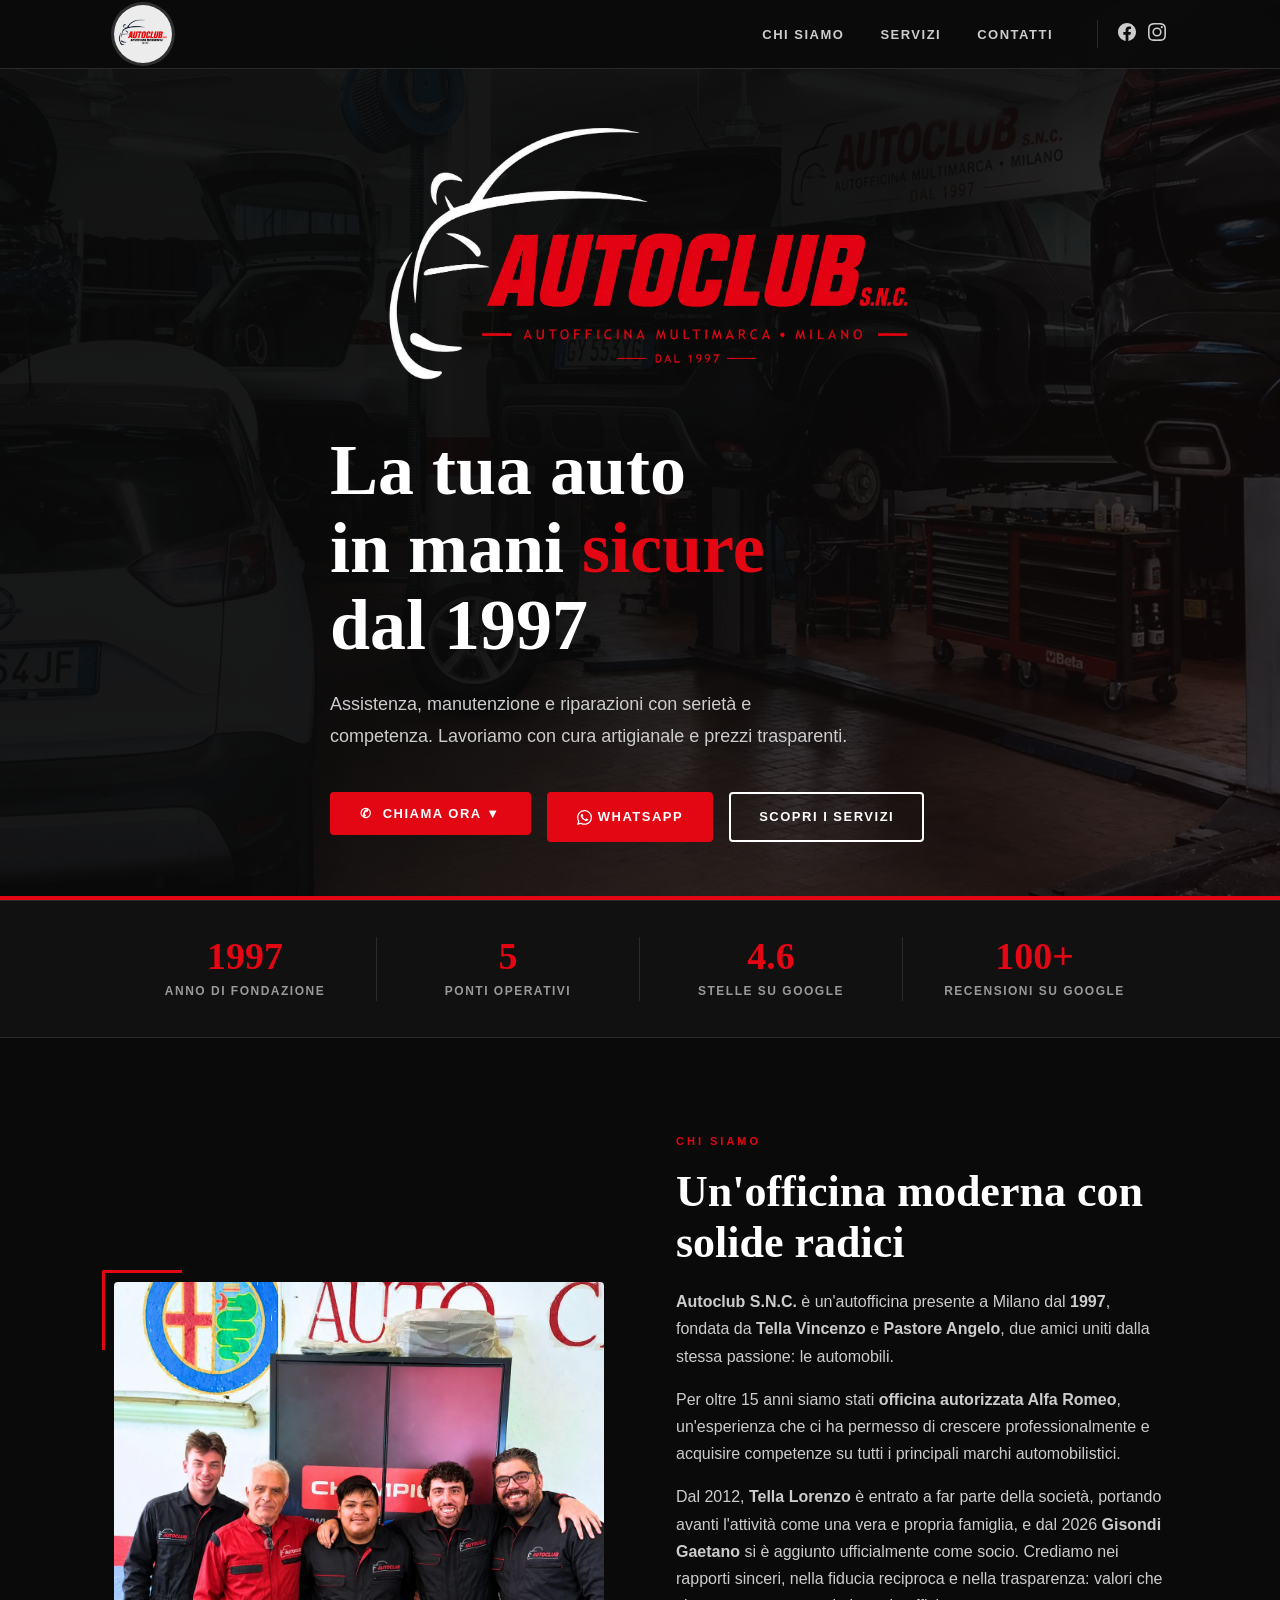
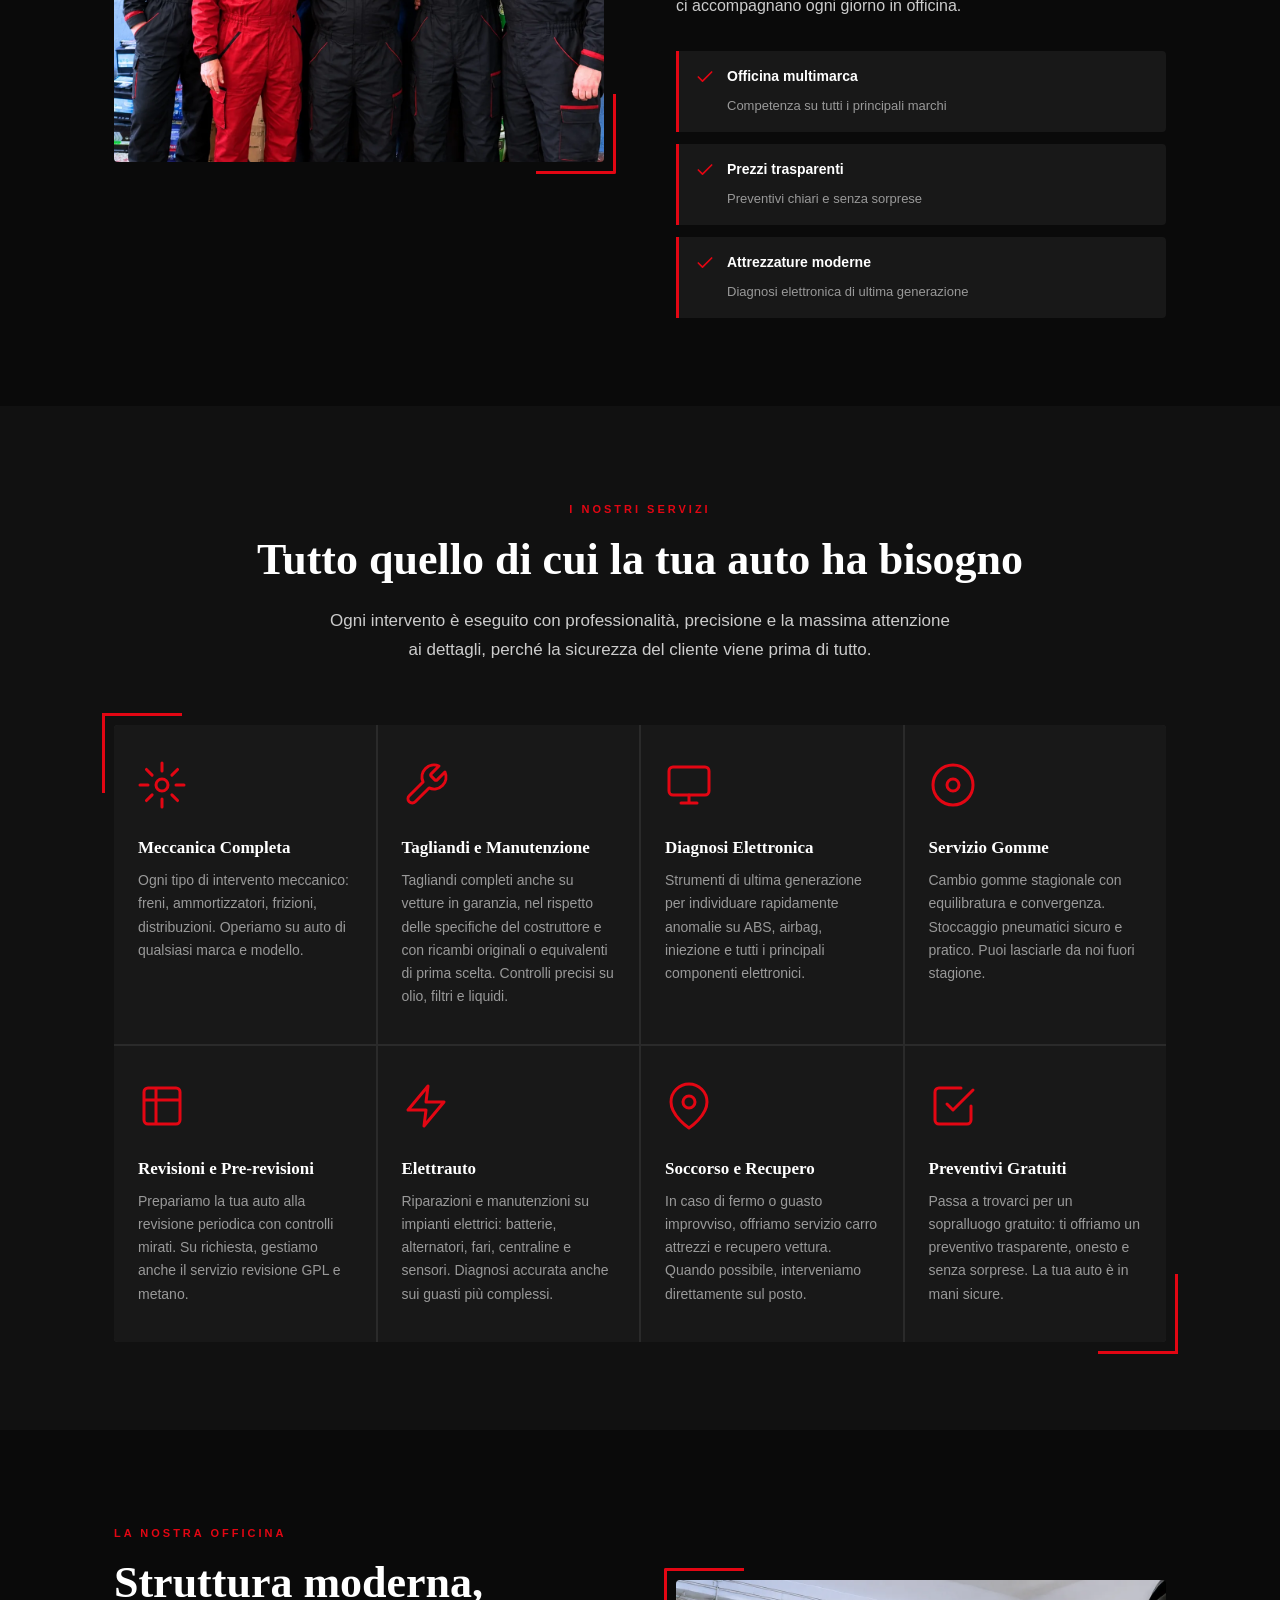
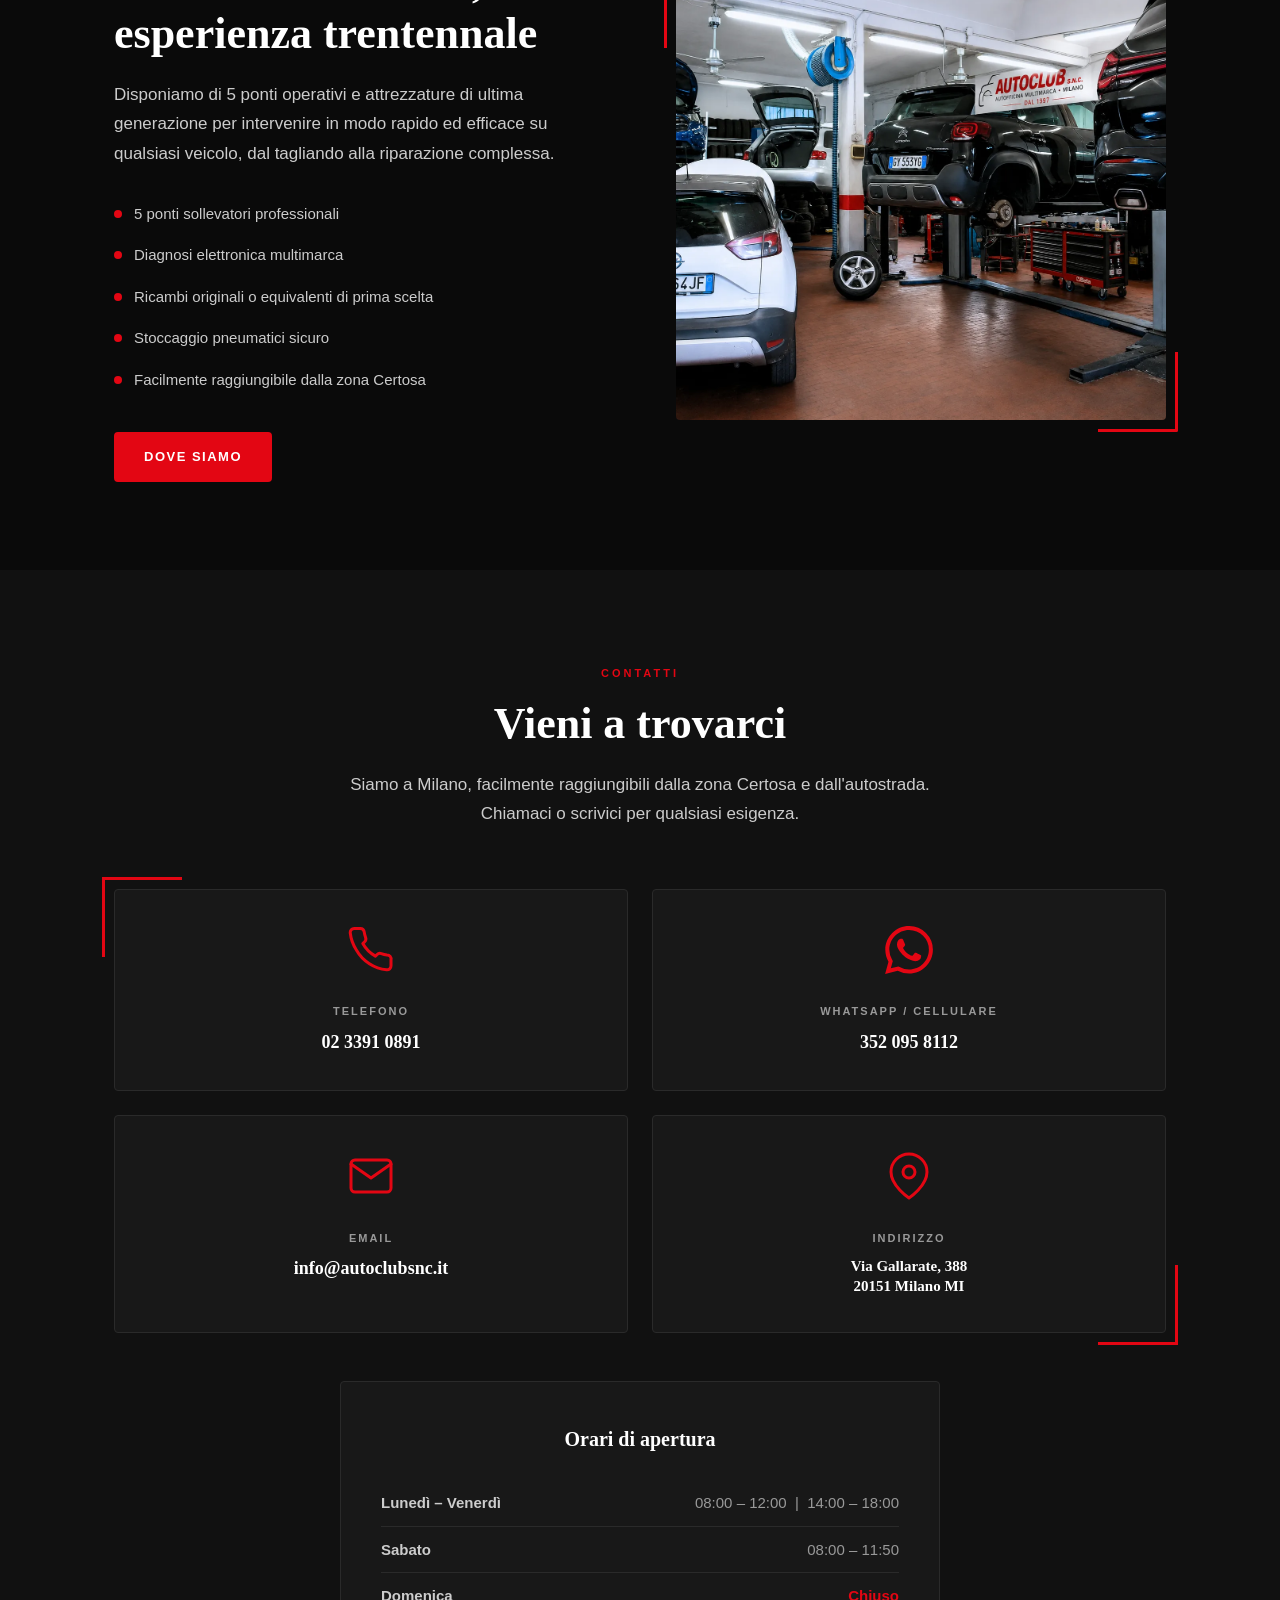
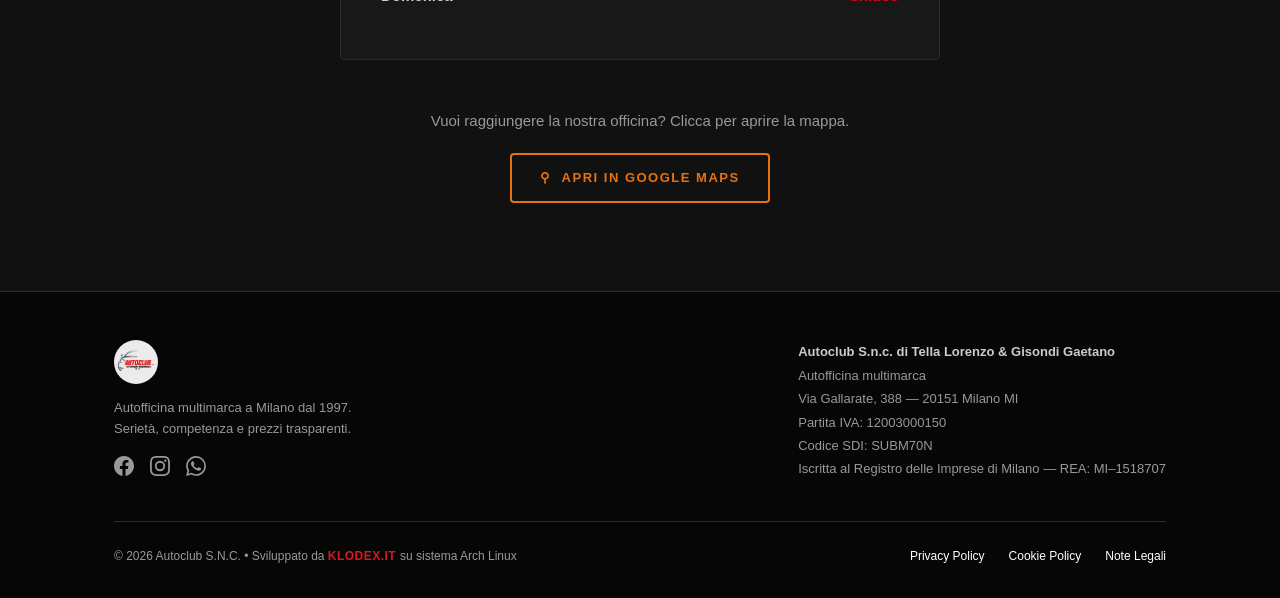
<file: index.html>
<!DOCTYPE html>
<html lang="it">
<head>
  <meta charset="UTF-8">
  <meta name="viewport" content="width=device-width, initial-scale=1.0">

  <meta name="description" content="Autoclub S.N.C. — Autofficina multimarca a Milano dal 1997. Meccanica, tagliandi, diagnosi elettronica, cambio gomme. Via Gallarate 388.">
  <meta name="robots" content="index, follow">

  <meta property="og:title" content="Autoclub S.N.C. — Autofficina Multimarca Milano">
  <meta property="og:description" content="Autofficina multimarca a Milano dal 1997. Tagliandi, diagnosi elettronica, revisioni e assistenza professionale.">
  <meta property="og:image" content="https://autoclubsnc.it/og-image.png">
  <meta property="og:url" content="https://autoclubsnc.it">
  <meta property="og:type" content="website">
  <meta property="og:site_name" content="Autoclub S.N.C.">

  <meta name="twitter:card" content="summary_large_image">
  <meta name="twitter:title" content="Autoclub S.N.C. — Autofficina Multimarca Milano">
  <meta name="twitter:description" content="Autofficina multimarca a Milano dal 1997. Tagliandi, diagnosi elettronica, revisioni e assistenza professionale.">
  <meta name="twitter:image" content="https://autoclubsnc.it/og-image.png">

  <title>Autoclub S.N.C. — Autofficina Multimarca Milano dal 1997</title>

  <link rel="stylesheet" href="assets/style.css">
  <link rel="icon" type="image/png" href="/favicon.png">
  <link rel="canonical" href="https://autoclubsnc.it/">
</head>

<body>

<!-- ===================== NAVBAR ===================== -->
<nav id="navbar">
  <div class="container nav-inner">
    <a href="#hero" class="nav-logo" aria-label="Autoclub SNC - Home">
      <img src="logo.webp" alt="Autoclub SNC Logo">
    </a>
    <ul class="nav-links" id="navLinks">
      <li><a href="#chi-siamo">Chi Siamo</a></li>
      <li><a href="#servizi">Servizi</a></li>
      <li><a href="#contatti">Contatti</a></li>
      <li class="nav-social-item">
        <a href="https://www.facebook.com/autoclubsnc" target="_blank" rel="noopener noreferrer" aria-label="Facebook" class="nav-social-link">
          <svg width="18" height="18" viewBox="0 0 24 24" fill="currentColor"><path d="M24 12.073c0-6.627-5.373-12-12-12s-12 5.373-12 12c0 5.99 4.388 10.954 10.125 11.854v-8.385H7.078v-3.47h3.047V9.43c0-3.007 1.792-4.669 4.533-4.669 1.312 0 2.686.235 2.686.235v2.953H15.83c-1.491 0-1.956.925-1.956 1.874v2.25h3.328l-.532 3.47h-2.796v8.385C19.612 23.027 24 18.062 24 12.073z"/></svg>
        </a>
        <a href="https://www.instagram.com/autofficinautoclub" target="_blank" rel="noopener noreferrer" aria-label="Instagram" class="nav-social-link">
          <svg width="18" height="18" viewBox="0 0 24 24" fill="currentColor"><path d="M12 2.163c3.204 0 3.584.012 4.85.07 3.252.148 4.771 1.691 4.919 4.919.058 1.265.069 1.645.069 4.849 0 3.205-.012 3.584-.069 4.849-.149 3.225-1.664 4.771-4.919 4.919-1.266.058-1.644.07-4.85.07-3.204 0-3.584-.012-4.849-.07-3.26-.149-4.771-1.699-4.919-4.92-.058-1.265-.07-1.644-.07-4.849 0-3.204.013-3.583.07-4.849.149-3.227 1.664-4.771 4.919-4.919 1.266-.057 1.645-.069 4.849-.069zM12 0C8.741 0 8.333.014 7.053.072 2.695.272.273 2.69.073 7.052.014 8.333 0 8.741 0 12c0 3.259.014 3.668.072 4.948.2 4.358 2.618 6.78 6.98 6.98C8.333 23.986 8.741 24 12 24c3.259 0 3.668-.014 4.948-.072 4.354-.2 6.782-2.618 6.979-6.98.059-1.28.073-1.689.073-4.948 0-3.259-.014-3.667-.072-4.947-.196-4.354-2.617-6.78-6.979-6.98C15.668.014 15.259 0 12 0zm0 5.838a6.162 6.162 0 1 0 0 12.324 6.162 6.162 0 0 0 0-12.324zM12 16a4 4 0 1 1 0-8 4 4 0 0 1 0 8zm6.406-11.845a1.44 1.44 0 1 0 0 2.881 1.44 1.44 0 0 0 0-2.881z"/></svg>
        </a>
      </li>
    </ul>
    <button class="nav-toggle" id="navToggle" aria-label="Apri menu" aria-expanded="false">
      <span></span><span></span><span></span>
    </button>
  </div>
</nav>

<!-- ===================== HERO ===================== -->
<section id="hero">
  <div class="hero-bg" role="img" aria-label="Officina Autoclub SNC"></div>
  <div class="container">
    <div class="hero-content">
      <div class="hero-logo-main">
        <img src="logo_home_trasp.webp" alt="Autoclub S.N.C. — Autofficina Multimarca Milano">
      </div>
      <h1 class="hero-title">
        La tua auto<br>in mani <em>sicure</em><br>dal 1997
      </h1>
      <p class="hero-sub">
        Assistenza, manutenzione e riparazioni con serietà e competenza.
        Lavoriamo con cura artigianale e prezzi trasparenti.
      </p>
      <div class="hero-actions">
        <div class="btn-dropdown-wrap">
          <button class="btn btn-red btn-dropdown-toggle" aria-expanded="false" aria-haspopup="true">
            &#9990;&nbsp; Chiama ora &#9660;
          </button>
          <div class="btn-dropdown-menu" role="menu">
            <a href="tel:0233910891" role="menuitem">
              <svg width="14" height="14" viewBox="0 0 24 24" fill="none" stroke="currentColor" stroke-width="2"><path d="M22 16.92v3a2 2 0 0 1-2.18 2 19.79 19.79 0 0 1-8.63-3.07A19.5 19.5 0 0 1 4.69 12 19.79 19.79 0 0 1 1.61 3.39 2 2 0 0 1 3.6 1.21h3a2 2 0 0 1 2 1.72c.127.96.361 1.903.7 2.81a2 2 0 0 1-.45 2.11L7.91 8.79a16 16 0 0 0 6.29 6.29l.86-.86a2 2 0 0 1 2.11-.45c.907.339 1.85.573 2.81.7A2 2 0 0 1 22 16.92z"/></svg>
              Sede &nbsp;<span>02 3391 0891</span>
            </a>
            <a href="tel:3520958112" role="menuitem">
              <svg width="14" height="14" viewBox="0 0 24 24" fill="none" stroke="currentColor" stroke-width="2"><path d="M22 16.92v3a2 2 0 0 1-2.18 2 19.79 19.79 0 0 1-8.63-3.07A19.5 19.5 0 0 1 4.69 12 19.79 19.79 0 0 1 1.61 3.39 2 2 0 0 1 3.6 1.21h3a2 2 0 0 1 2 1.72c.127.96.361 1.903.7 2.81a2 2 0 0 1-.45 2.11L7.91 8.79a16 16 0 0 0 6.29 6.29l.86-.86a2 2 0 0 1 2.11-.45c.907.339 1.85.573 2.81.7A2 2 0 0 1 22 16.92z"/></svg>
              Cellulare &nbsp;<span>352 095 8112</span>
            </a>
          </div>
        </div>
        <a href="https://wa.me/393520958112" target="_blank" rel="noopener noreferrer" class="btn btn-red">
          <svg width="15" height="15" viewBox="0 0 24 24" fill="currentColor" style="display:inline;vertical-align:middle;margin-right:6px"><path d="M17.472 14.382c-.297-.149-1.758-.867-2.03-.967-.273-.099-.471-.148-.67.15-.197.297-.767.966-.94 1.164-.173.199-.347.223-.644.075-.297-.15-1.255-.463-2.39-1.475-.883-.788-1.48-1.761-1.653-2.059-.173-.297-.018-.458.13-.606.134-.133.298-.347.446-.52.149-.174.198-.298.298-.497.099-.198.05-.371-.025-.52-.075-.149-.669-1.612-.916-2.207-.242-.579-.487-.5-.669-.51-.173-.008-.371-.01-.57-.01-.198 0-.52.074-.792.372-.272.297-1.04 1.016-1.04 2.479 0 1.462 1.065 2.875 1.213 3.074.149.198 2.096 3.2 5.077 4.487.709.306 1.262.489 1.694.625.712.227 1.36.195 1.871.118.571-.085 1.758-.719 2.006-1.413.248-.694.248-1.289.173-1.413-.074-.124-.272-.198-.57-.347m-5.421 7.403h-.004a9.87 9.87 0 0 1-5.031-1.378l-.361-.214-3.741.982.998-3.648-.235-.374a9.86 9.86 0 0 1-1.51-5.26c.001-5.45 4.436-9.884 9.888-9.884 2.64 0 5.122 1.03 6.988 2.898a9.825 9.825 0 0 1 2.893 6.994c-.003 5.45-4.437 9.884-9.885 9.884m8.413-18.297A11.815 11.815 0 0 0 12.05 0C5.495 0 .16 5.335.157 11.892c0 2.096.547 4.142 1.588 5.945L.057 24l6.305-1.654a11.882 11.882 0 0 0 5.683 1.448h.005c6.554 0 11.89-5.335 11.893-11.893a11.821 11.821 0 0 0-3.48-8.413z"/></svg>WhatsApp
        </a>
        <a href="#servizi" class="btn btn-outline">Scopri i servizi</a>
      </div>
    </div>
  </div>
  <div class="hero-strip"></div>
</section>

<!-- ===================== STATS BAR ===================== -->
<div class="stats-bar">
  <div class="container">
    <div class="stats-grid">
      <div class="stat-item fade-in">
        <div class="stat-number">1997</div>
        <div class="stat-label">Anno di fondazione</div>
      </div>
      <div class="stat-item fade-in">
        <div class="stat-number">5</div>
        <div class="stat-label">Ponti operativi</div>
      </div>
      <div class="stat-item fade-in">
        <div class="stat-number">4.6</div>
        <div class="stat-label">Stelle su Google</div>
      </div>
      <div class="stat-item fade-in">
        <div class="stat-number">100+</div>
        <div class="stat-label">Recensioni su Google</div>
      </div>
    </div>
  </div>
</div>

<!-- ===================== CHI SIAMO ===================== -->
<section id="chi-siamo" class="section">
  <div class="container">
    <div class="chi-grid">
      <div class="chi-img fade-in">
        <img src="squadra.webp" alt="Il team di Autoclub SNC" loading="lazy">
      </div>
      <div class="chi-text fade-in">
        <span class="section-label">Chi Siamo</span>
        <h2 class="section-title">Un'officina moderna con solide radici</h2>
        <p>
          <strong>Autoclub S.N.C.</strong> è un'autofficina presente a Milano dal <strong>1997</strong>,
          fondata da <strong>Tella Vincenzo</strong> e <strong>Pastore Angelo</strong>, due amici uniti
          dalla stessa passione: le automobili.
        </p>
        <p>
          Per oltre 15 anni siamo stati <strong>officina autorizzata Alfa Romeo</strong>, un'esperienza
          che ci ha permesso di crescere professionalmente e acquisire competenze su tutti i principali
          marchi automobilistici.
        </p>
        <p>
          Dal 2012, <strong>Tella Lorenzo</strong> è entrato a far parte della società, portando avanti
          l'attività come una vera e propria famiglia, e dal 2026 <strong>Gisondi Gaetano</strong> si è aggiunto ufficialmente come socio. Crediamo nei rapporti sinceri, nella fiducia
          reciproca e nella trasparenza: valori che ci accompagnano ogni giorno in officina.
        </p>
        <div class="chi-highlights">
          <div class="chi-highlight">
            <svg class="servizio-icon" style="width:20px;height:20px" viewBox="0 0 24 24" fill="none" stroke="currentColor" stroke-width="2" stroke-linecap="round" stroke-linejoin="round"><polyline points="20 6 9 17 4 12"/></svg>
            <div>
              <strong>Officina multimarca</strong>
              <span>Competenza su tutti i principali marchi</span>
            </div>
          </div>
          <div class="chi-highlight">
            <svg class="servizio-icon" style="width:20px;height:20px" viewBox="0 0 24 24" fill="none" stroke="currentColor" stroke-width="2" stroke-linecap="round" stroke-linejoin="round"><polyline points="20 6 9 17 4 12"/></svg>
            <div>
              <strong>Prezzi trasparenti</strong>
              <span>Preventivi chiari e senza sorprese</span>
            </div>
          </div>
          <div class="chi-highlight">
            <svg class="servizio-icon" style="width:20px;height:20px" viewBox="0 0 24 24" fill="none" stroke="currentColor" stroke-width="2" stroke-linecap="round" stroke-linejoin="round"><polyline points="20 6 9 17 4 12"/></svg>
            <div>
              <strong>Attrezzature moderne</strong>
              <span>Diagnosi elettronica di ultima generazione</span>
            </div>
          </div>
        </div>
      </div>
    </div>
  </div>
</section>

<!-- ===================== SERVIZI ===================== -->
<section id="servizi" class="section">
  <div class="container">
    <div class="servizi-header fade-in">
      <span class="section-label">I Nostri Servizi</span>
      <h2 class="section-title">Tutto quello di cui la tua auto ha bisogno</h2>
      <p class="section-sub">
        Ogni intervento è eseguito con professionalità, precisione e la massima attenzione ai dettagli,
        perché la sicurezza del cliente viene prima di tutto.
      </p>
    </div>
    <div class="servizi-grid-wrap">
    <div class="servizi-grid">

      <div class="servizio-card fade-in">
        <svg class="servizio-icon" viewBox="0 0 24 24" fill="none" stroke="currentColor" stroke-width="1.5" stroke-linecap="round" stroke-linejoin="round">
          <circle cx="12" cy="12" r="3"/><path d="M12 1v4M12 19v4M4.22 4.22l2.83 2.83M16.95 16.95l2.83 2.83M1 12h4M19 12h4M4.22 19.78l2.83-2.83M16.95 7.05l2.83-2.83"/>
        </svg>
        <div class="servizio-title">Meccanica Completa</div>
        <p class="servizio-desc">Ogni tipo di intervento meccanico: freni, ammortizzatori, frizioni, distribuzioni. Operiamo su auto di qualsiasi marca e modello.</p>
      </div>

      <div class="servizio-card fade-in">
        <svg class="servizio-icon" viewBox="0 0 24 24" fill="none" stroke="currentColor" stroke-width="1.5" stroke-linecap="round" stroke-linejoin="round">
          <path d="M14.7 6.3a1 1 0 0 0 0 1.4l1.6 1.6a1 1 0 0 0 1.4 0l3.77-3.77a6 6 0 0 1-7.94 7.94l-6.91 6.91a2.12 2.12 0 0 1-3-3l6.91-6.91a6 6 0 0 1 7.94-7.94l-3.76 3.76z"/>
        </svg>
        <div class="servizio-title">Tagliandi e Manutenzione</div>
        <p class="servizio-desc">Tagliandi completi anche su vetture in garanzia, nel rispetto delle specifiche del costruttore e con ricambi originali o equivalenti di prima scelta. Controlli precisi su olio, filtri e liquidi.</p>
      </div>

      <div class="servizio-card fade-in">
        <svg class="servizio-icon" viewBox="0 0 24 24" fill="none" stroke="currentColor" stroke-width="1.5" stroke-linecap="round" stroke-linejoin="round">
          <rect x="2" y="3" width="20" height="14" rx="2"/><path d="M8 21h8M12 17v4"/>
        </svg>
        <div class="servizio-title">Diagnosi Elettronica</div>
        <p class="servizio-desc">Strumenti di ultima generazione per individuare rapidamente anomalie su ABS, airbag, iniezione e tutti i principali componenti elettronici.</p>
      </div>

      <div class="servizio-card fade-in">
        <svg class="servizio-icon" viewBox="0 0 24 24" fill="none" stroke="currentColor" stroke-width="1.5" stroke-linecap="round" stroke-linejoin="round">
          <circle cx="12" cy="12" r="10"/><circle cx="12" cy="12" r="3"/>
        </svg>
        <div class="servizio-title">Servizio Gomme</div>
        <p class="servizio-desc">Cambio gomme stagionale con equilibratura e convergenza. Stoccaggio pneumatici sicuro e pratico. Puoi lasciarle da noi fuori stagione.</p>
      </div>

      <div class="servizio-card fade-in">
        <svg class="servizio-icon" viewBox="0 0 24 24" fill="none" stroke="currentColor" stroke-width="1.5" stroke-linecap="round" stroke-linejoin="round">
          <path d="M9 3H5a2 2 0 0 0-2 2v4m6-6h10a2 2 0 0 1 2 2v4M9 3v18m0 0h10a2 2 0 0 0 2-2V9M9 21H5a2 2 0 0 1-2-2V9m0 0h18"/>
        </svg>
        <div class="servizio-title">Revisioni e Pre-revisioni</div>
        <p class="servizio-desc">Prepariamo la tua auto alla revisione periodica con controlli mirati. Su richiesta, gestiamo anche il servizio revisione GPL e metano.</p>
      </div>

      <div class="servizio-card fade-in">
        <svg class="servizio-icon" viewBox="0 0 24 24" fill="none" stroke="currentColor" stroke-width="1.5" stroke-linecap="round" stroke-linejoin="round">
          <path d="M13 2L3 14h9l-1 8 10-12h-9l1-8z"/>
        </svg>
        <div class="servizio-title">Elettrauto</div>
        <p class="servizio-desc">Riparazioni e manutenzioni su impianti elettrici: batterie, alternatori, fari, centraline e sensori. Diagnosi accurata anche sui guasti più complessi.</p>
      </div>

      <div class="servizio-card fade-in">
        <svg class="servizio-icon" viewBox="0 0 24 24" fill="none" stroke="currentColor" stroke-width="1.5" stroke-linecap="round" stroke-linejoin="round">
          <path d="M21 10c0 7-9 13-9 13s-9-6-9-13a9 9 0 0 1 18 0z"/><circle cx="12" cy="10" r="3"/>
        </svg>
        <div class="servizio-title">Soccorso e Recupero</div>
        <p class="servizio-desc">In caso di fermo o guasto improvviso, offriamo servizio carro attrezzi e recupero vettura. Quando possibile, interveniamo direttamente sul posto.</p>
      </div>

      <div class="servizio-card fade-in">
        <svg class="servizio-icon" viewBox="0 0 24 24" fill="none" stroke="currentColor" stroke-width="1.5" stroke-linecap="round" stroke-linejoin="round">
          <path d="M9 11l3 3L22 4"/><path d="M21 12v7a2 2 0 0 1-2 2H5a2 2 0 0 1-2-2V5a2 2 0 0 1 2-2h11"/>
        </svg>
        <div class="servizio-title">Preventivi Gratuiti</div>
        <p class="servizio-desc">Passa a trovarci per un sopralluogo gratuito: ti offriamo un preventivo trasparente, onesto e senza sorprese. La tua auto è in mani sicure.</p>
      </div>

    </div>
    </div><!-- /servizi-grid-wrap -->
  </div>
</section>
<section id="officina" class="section">
  <div class="container">
    <div class="officina-grid">
      <div class="officina-text fade-in">
        <span class="section-label">La Nostra Officina</span>
        <h2 class="section-title">Struttura moderna, esperienza trentennale</h2>
        <p class="section-sub">
          Disponiamo di 5 ponti operativi e attrezzature di ultima generazione per intervenire
          in modo rapido ed efficace su qualsiasi veicolo, dal tagliando alla riparazione complessa.
        </p>
        <ul class="feature-list">
          <li class="feature-item"><span class="feature-dot"></span>5 ponti sollevatori professionali</li>
          <li class="feature-item"><span class="feature-dot"></span>Diagnosi elettronica multimarca</li>
          <li class="feature-item"><span class="feature-dot"></span>Ricambi originali o equivalenti di prima scelta</li>
          <li class="feature-item"><span class="feature-dot"></span>Stoccaggio pneumatici sicuro</li>
          <li class="feature-item"><span class="feature-dot"></span>Facilmente raggiungibile dalla zona Certosa</li>
        </ul>
        <a href="#contatti" class="btn btn-red">Dove siamo</a>
      </div>
      <div class="officina-img fade-in">
        <img src="officina1.webp" alt="Interno dell'officina Autoclub SNC" loading="lazy">
      </div>
    </div>
  </div>
</section>

<!-- ===================== CONTATTI ===================== -->
<section id="contatti" class="section">
  <div class="container">
    <div class="contatti-header fade-in">
      <span class="section-label">Contatti</span>
      <h2 class="section-title">Vieni a trovarci</h2>
      <p class="section-sub" style="margin:0 auto">
        Siamo a Milano, facilmente raggiungibili dalla zona Certosa e dall'autostrada.
        Chiamaci o scrivici per qualsiasi esigenza.
      </p>
    </div>

    <div class="contatti-grid-wrap">
    <div class="contatti-grid contatti-grid-4">
      <div class="contatto-card fade-in">
        <svg class="contatto-icon" viewBox="0 0 24 24" fill="none" stroke="currentColor" stroke-width="1.5" stroke-linecap="round" stroke-linejoin="round">
          <path d="M22 16.92v3a2 2 0 0 1-2.18 2 19.79 19.79 0 0 1-8.63-3.07A19.5 19.5 0 0 1 4.69 12 19.79 19.79 0 0 1 1.61 3.39 2 2 0 0 1 3.6 1.21h3a2 2 0 0 1 2 1.72c.127.96.361 1.903.7 2.81a2 2 0 0 1-.45 2.11L7.91 8.79a16 16 0 0 0 6.29 6.29l.86-.86a2 2 0 0 1 2.11-.45c.907.339 1.85.573 2.81.7A2 2 0 0 1 22 16.92z"/>
        </svg>
        <div class="contatto-label">Telefono</div>
        <div class="contatto-value">
          <a href="tel:0233910891">02 3391 0891</a>
        </div>
      </div>

      <div class="contatto-card fade-in">
        <svg class="contatto-icon" viewBox="0 0 24 24" fill="currentColor">
          <path d="M17.472 14.382c-.297-.149-1.758-.867-2.03-.967-.273-.099-.471-.148-.67.15-.197.297-.767.966-.94 1.164-.173.199-.347.223-.644.075-.297-.15-1.255-.463-2.39-1.475-.883-.788-1.48-1.761-1.653-2.059-.173-.297-.018-.458.13-.606.134-.133.298-.347.446-.52.149-.174.198-.298.298-.497.099-.198.05-.371-.025-.52-.075-.149-.669-1.612-.916-2.207-.242-.579-.487-.5-.669-.51-.173-.008-.371-.01-.57-.01-.198 0-.52.074-.792.372-.272.297-1.04 1.016-1.04 2.479 0 1.462 1.065 2.875 1.213 3.074.149.198 2.096 3.2 5.077 4.487.709.306 1.262.489 1.694.625.712.227 1.36.195 1.871.118.571-.085 1.758-.719 2.006-1.413.248-.694.248-1.289.173-1.413-.074-.124-.272-.198-.57-.347m-5.421 7.403h-.004a9.87 9.87 0 0 1-5.031-1.378l-.361-.214-3.741.982.998-3.648-.235-.374a9.86 9.86 0 0 1-1.51-5.26c.001-5.45 4.436-9.884 9.888-9.884 2.64 0 5.122 1.03 6.988 2.898a9.825 9.825 0 0 1 2.893 6.994c-.003 5.45-4.437 9.884-9.885 9.884m8.413-18.297A11.815 11.815 0 0 0 12.05 0C5.495 0 .16 5.335.157 11.892c0 2.096.547 4.142 1.588 5.945L.057 24l6.305-1.654a11.882 11.882 0 0 0 5.683 1.448h.005c6.554 0 11.89-5.335 11.893-11.893a11.821 11.821 0 0 0-3.48-8.413z"/>
        </svg>
        <div class="contatto-label">WhatsApp / Cellulare</div>
        <div class="contatto-value">
          <a href="https://wa.me/393520958112" target="_blank" rel="noopener noreferrer">352 095 8112</a>
        </div>
      </div>

      <div class="contatto-card fade-in">
        <svg class="contatto-icon" viewBox="0 0 24 24" fill="none" stroke="currentColor" stroke-width="1.5" stroke-linecap="round" stroke-linejoin="round">
          <path d="M4 4h16c1.1 0 2 .9 2 2v12c0 1.1-.9 2-2 2H4c-1.1 0-2-.9-2-2V6c0-1.1.9-2 2-2z"/><polyline points="22,6 12,13 2,6"/>
        </svg>
        <div class="contatto-label">Email</div>
        <div class="contatto-value">
          <a href="mailto:info@autoclubsnc.it">info@autoclubsnc.it</a>
        </div>
      </div>

      <div class="contatto-card fade-in">
        <svg class="contatto-icon" viewBox="0 0 24 24" fill="none" stroke="currentColor" stroke-width="1.5" stroke-linecap="round" stroke-linejoin="round">
          <path d="M21 10c0 7-9 13-9 13s-9-6-9-13a9 9 0 0 1 18 0z"/><circle cx="12" cy="10" r="3"/>
        </svg>
        <div class="contatto-label">Indirizzo</div>
        <div class="contatto-value" style="font-size:15px">Via Gallarate, 388<br>20151 Milano MI</div>
      </div>
    </div>
    </div><!-- /contatti-grid-wrap -->

    <div class="orari-box fade-in">
      <h3>Orari di apertura</h3>
      <div class="orario-row">
        <span class="orario-giorno">Lunedì – Venerdì</span>
        <span class="orario-ora">08:00 – 12:00 &nbsp;|&nbsp; 14:00 – 18:00</span>
      </div>
      <div class="orario-row">
        <span class="orario-giorno">Sabato</span>
        <span class="orario-ora">08:00 – 11:50</span>
      </div>
      <div class="orario-row">
        <span class="orario-giorno">Domenica</span>
        <span class="orario-chiuso">Chiuso</span>
      </div>
    </div>

    <div class="maps-cta fade-in">
      <p>Vuoi raggiungere la nostra officina? Clicca per aprire la mappa.</p>
      <a href="https://maps.google.com/?q=Autoclub+S.N.C.,+Via+Gallarate+388,+20151+Milano+MI"
         target="_blank" rel="noopener noreferrer" class="btn btn-maps">
        &#9906;&nbsp; Apri in Google Maps
      </a>
    </div>

  </div>
</section>

<!-- ===================== FOOTER ===================== -->
<footer id="footer">
  <div class="container">
    <div class="footer-top">
      <div class="footer-brand">
        <img src="logo.webp" alt="Autoclub SNC">
        <p>Autofficina multimarca a Milano dal 1997. Serietà, competenza e prezzi trasparenti.</p>
        <div class="footer-social">
          <a href="https://www.facebook.com/autoclubsnc" target="_blank" rel="noopener noreferrer" aria-label="Facebook" class="footer-social-link">
            <svg width="20" height="20" viewBox="0 0 24 24" fill="currentColor"><path d="M24 12.073c0-6.627-5.373-12-12-12s-12 5.373-12 12c0 5.99 4.388 10.954 10.125 11.854v-8.385H7.078v-3.47h3.047V9.43c0-3.007 1.792-4.669 4.533-4.669 1.312 0 2.686.235 2.686.235v2.953H15.83c-1.491 0-1.956.925-1.956 1.874v2.25h3.328l-.532 3.47h-2.796v8.385C19.612 23.027 24 18.062 24 12.073z"/></svg>
          </a>
          <a href="https://www.instagram.com/autofficinautoclub" target="_blank" rel="noopener noreferrer" aria-label="Instagram" class="footer-social-link">
            <svg width="20" height="20" viewBox="0 0 24 24" fill="currentColor"><path d="M12 2.163c3.204 0 3.584.012 4.85.07 3.252.148 4.771 1.691 4.919 4.919.058 1.265.069 1.645.069 4.849 0 3.205-.012 3.584-.069 4.849-.149 3.225-1.664 4.771-4.919 4.919-1.266.058-1.644.07-4.85.07-3.204 0-3.584-.012-4.849-.07-3.26-.149-4.771-1.699-4.919-4.92-.058-1.265-.07-1.644-.07-4.849 0-3.204.013-3.583.07-4.849.149-3.227 1.664-4.771 4.919-4.919 1.266-.057 1.645-.069 4.849-.069zM12 0C8.741 0 8.333.014 7.053.072 2.695.272.273 2.69.073 7.052.014 8.333 0 8.741 0 12c0 3.259.014 3.668.072 4.948.2 4.358 2.618 6.78 6.98 6.98C8.333 23.986 8.741 24 12 24c3.259 0 3.668-.014 4.948-.072 4.354-.2 6.782-2.618 6.979-6.98.059-1.28.073-1.689.073-4.948 0-3.259-.014-3.667-.072-4.947-.196-4.354-2.617-6.78-6.979-6.98C15.668.014 15.259 0 12 0zm0 5.838a6.162 6.162 0 1 0 0 12.324 6.162 6.162 0 0 0 0-12.324zM12 16a4 4 0 1 1 0-8 4 4 0 0 1 0 8zm6.406-11.845a1.44 1.44 0 1 0 0 2.881 1.44 1.44 0 0 0 0-2.881z"/></svg>
          </a>
          <a href="https://wa.me/393520958112" target="_blank" rel="noopener noreferrer" aria-label="WhatsApp" class="footer-social-link">
            <svg width="20" height="20" viewBox="0 0 24 24" fill="currentColor"><path d="M17.472 14.382c-.297-.149-1.758-.867-2.03-.967-.273-.099-.471-.148-.67.15-.197.297-.767.966-.94 1.164-.173.199-.347.223-.644.075-.297-.15-1.255-.463-2.39-1.475-.883-.788-1.48-1.761-1.653-2.059-.173-.297-.018-.458.13-.606.134-.133.298-.347.446-.52.149-.174.198-.298.298-.497.099-.198.05-.371-.025-.52-.075-.149-.669-1.612-.916-2.207-.242-.579-.487-.5-.669-.51-.173-.008-.371-.01-.57-.01-.198 0-.52.074-.792.372-.272.297-1.04 1.016-1.04 2.479 0 1.462 1.065 2.875 1.213 3.074.149.198 2.096 3.2 5.077 4.487.709.306 1.262.489 1.694.625.712.227 1.36.195 1.871.118.571-.085 1.758-.719 2.006-1.413.248-.694.248-1.289.173-1.413-.074-.124-.272-.198-.57-.347m-5.421 7.403h-.004a9.87 9.87 0 0 1-5.031-1.378l-.361-.214-3.741.982.998-3.648-.235-.374a9.86 9.86 0 0 1-1.51-5.26c.001-5.45 4.436-9.884 9.888-9.884 2.64 0 5.122 1.03 6.988 2.898a9.825 9.825 0 0 1 2.893 6.994c-.003 5.45-4.437 9.884-9.885 9.884m8.413-18.297A11.815 11.815 0 0 0 12.05 0C5.495 0 .16 5.335.157 11.892c0 2.096.547 4.142 1.588 5.945L.057 24l6.305-1.654a11.882 11.882 0 0 0 5.683 1.448h.005c6.554 0 11.89-5.335 11.893-11.893a11.821 11.821 0 0 0-3.48-8.413z"/></svg>
          </a>
        </div>
      </div>
      <div class="footer-legal-info">
        <p>
          <strong>Autoclub S.n.c. di Tella Lorenzo &amp; Gisondi Gaetano</strong><br>
        Autofficina multimarca<br>
          Via Gallarate, 388 — 20151 Milano MI<br>
          Partita IVA: 12003000150<br>
          Codice SDI: SUBM70N<br>
          Iscritta al Registro delle Imprese di Milano — REA: MI–1518707
        </p>
      </div>
    </div>
<div class="footer-bottom">
  <p class="footer-copy">
    &copy; 2026 Autoclub S.N.C. •
    Sviluppato da
    <a href="https://klodex.it"
       target="_blank"
       rel="noopener noreferrer"
       class="klodex-credit">
      KLODEX.IT
    </a>
    su sistema Arch Linux
  </p>
  <nav class="footer-links" aria-label="Link legali">
    <a href="privacy.html">Privacy Policy</a>
    <a href="cookie.html">Cookie Policy</a>
    <a href="note-legali.html">Note Legali</a>
  </nav>
</div>
  </div>
</footer>

<!-- ===================== JS ===================== -->
<script>
  // --- Dropdown chiama ora ---
  const dropToggle = document.querySelector('.btn-dropdown-toggle');
  const dropMenu = document.querySelector('.btn-dropdown-menu');
  if (dropToggle && dropMenu) {
    dropToggle.addEventListener('click', (e) => {
      e.stopPropagation();
      const open = dropMenu.classList.toggle('open');
      dropToggle.setAttribute('aria-expanded', open);
    });
    document.addEventListener('click', () => {
      dropMenu.classList.remove('open');
      dropToggle.setAttribute('aria-expanded', false);
    });
  }

  // --- Mobile menu toggle ---
  const toggle = document.getElementById('navToggle');
  const navLinks = document.getElementById('navLinks');
  toggle.addEventListener('click', () => {
    const open = navLinks.classList.toggle('open');
    toggle.setAttribute('aria-expanded', open);
  });

  // Close menu on link click
  navLinks.querySelectorAll('a').forEach(a => {
    a.addEventListener('click', () => {
      navLinks.classList.remove('open');
      toggle.setAttribute('aria-expanded', false);
    });
  });

  // --- Active nav link on scroll ---
  const sections = document.querySelectorAll('section[id]');
  const links = navLinks.querySelectorAll('a[href^="#"]');
  const observer = new IntersectionObserver(entries => {
    entries.forEach(e => {
      if (e.isIntersecting) {
        links.forEach(l => l.classList.remove('active'));
        const active = navLinks.querySelector(`a[href="#${e.target.id}"]`);
        if (active) active.classList.add('active');
      }
    });
  }, { threshold: 0.4 });
  sections.forEach(s => observer.observe(s));

  // --- Scroll fade-in ---
  const fader = new IntersectionObserver(entries => {
    entries.forEach(e => {
      if (e.isIntersecting) {
        e.target.classList.add('visible');
        fader.unobserve(e.target);
      }
    });
  }, { threshold: 0.12 });
  document.querySelectorAll('.fade-in').forEach(el => fader.observe(el));
</script>

</body>
</html>
</file>
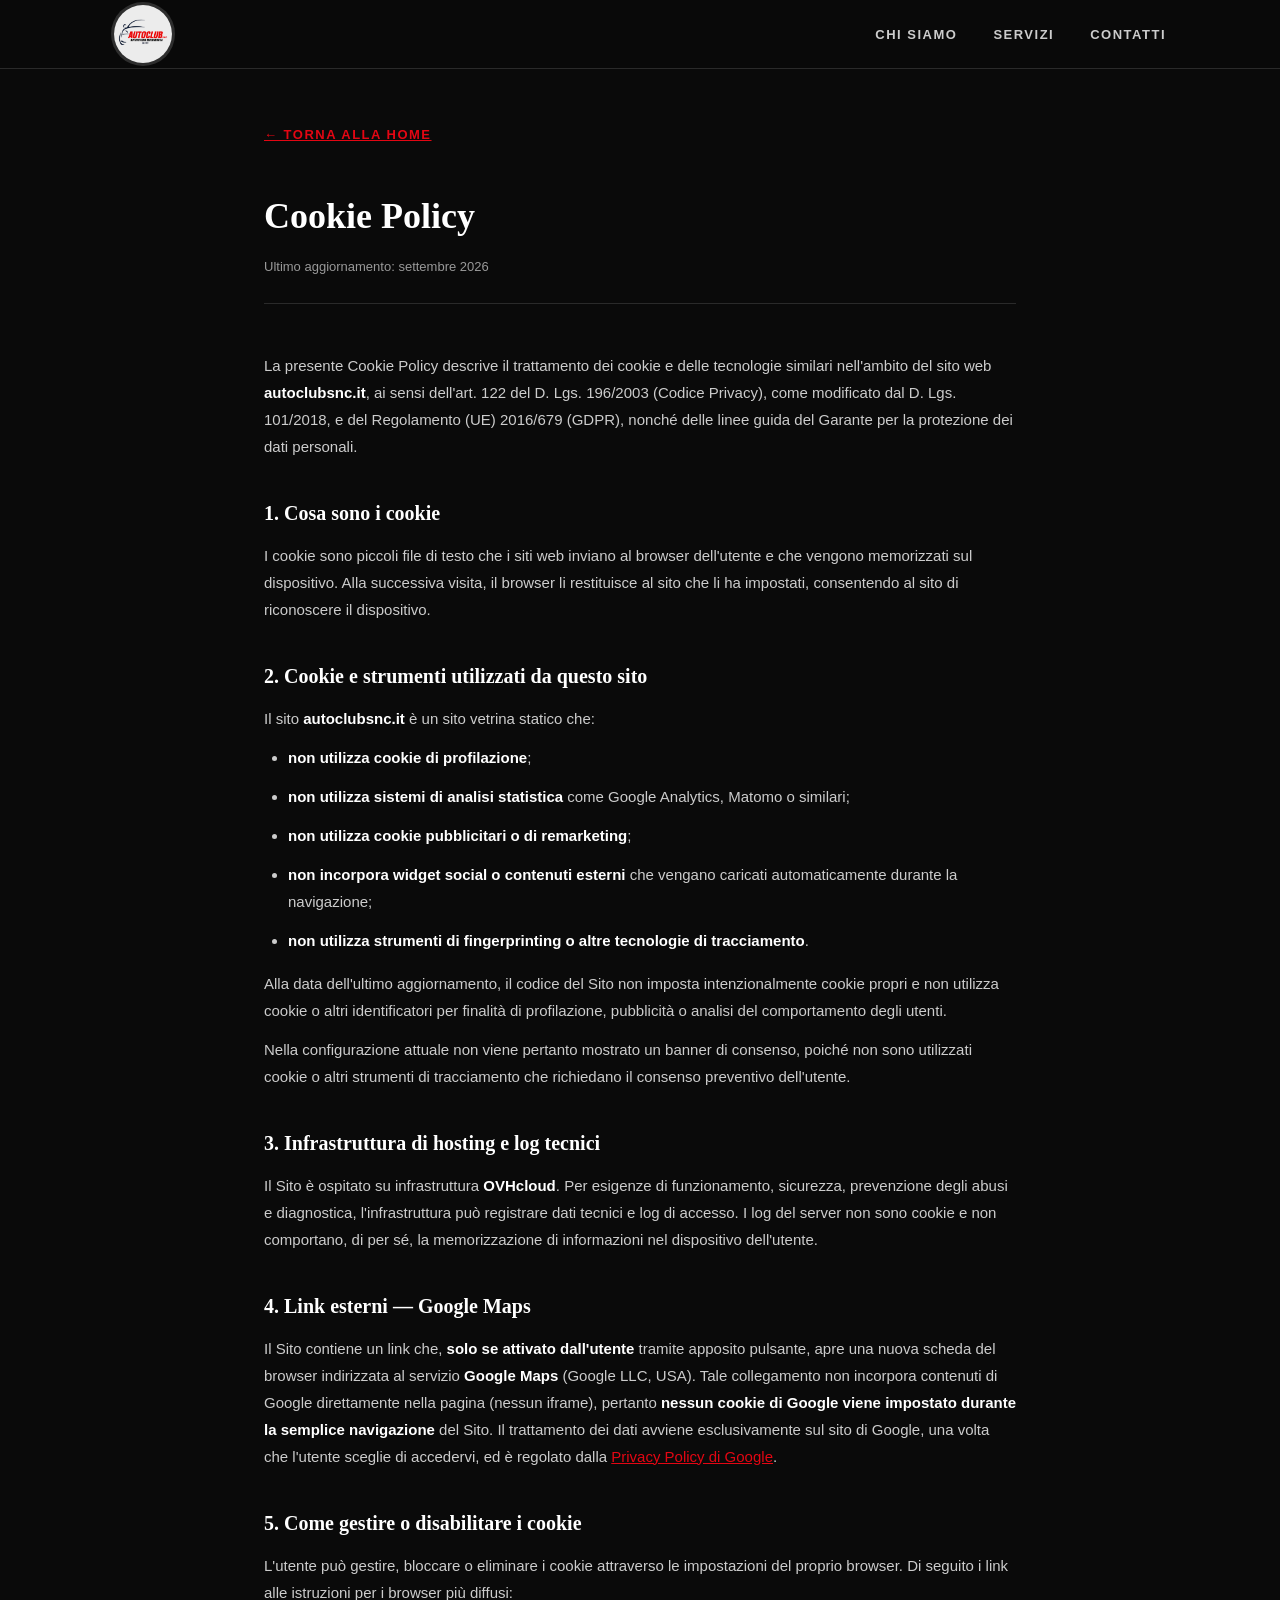
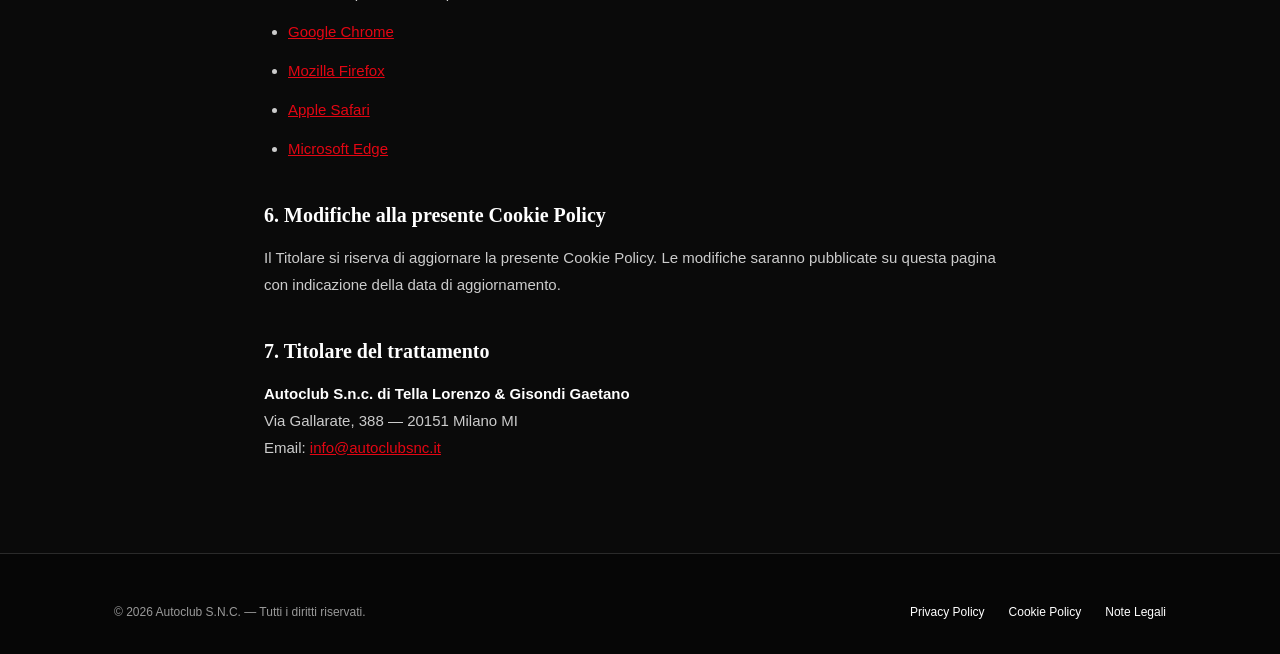
<file: cookie.html>
<!DOCTYPE html>
<html lang="it">
<head>
  <meta charset="UTF-8">
  <meta name="viewport" content="width=device-width, initial-scale=1.0">
  <meta name="robots" content="noindex, follow">
  <title>Cookie Policy — Autoclub S.N.C.</title>
  <link rel="stylesheet" href="assets/style.css">
  <link rel="icon" type="image/png" href="favicon.png">
  <link rel="canonical" href="https://autoclubsnc.it/cookie.html">
</head>
<body>

<nav id="navbar">
  <div class="container nav-inner">
    <a href="index.html" class="nav-logo" aria-label="Torna alla Home">
      <img src="logo.webp" alt="Autoclub SNC Logo">
    </a>
    <ul class="nav-links" id="navLinks">
      <li><a href="index.html#chi-siamo">Chi Siamo</a></li>
      <li><a href="index.html#servizi">Servizi</a></li>
      <li><a href="index.html#contatti">Contatti</a></li>
    </ul>
    <button class="nav-toggle" id="navToggle" aria-label="Apri menu" aria-expanded="false">
      <span></span><span></span><span></span>
    </button>
  </div>
</nav>

<main class="policy-page">
  <div class="container" style="max-width:800px">

    <a href="index.html" class="back-link">&#8592; Torna alla Home</a>

    <h1>Cookie Policy</h1>
    <p class="updated">Ultimo aggiornamento: settembre 2026</p>

    <p>
      La presente Cookie Policy descrive il trattamento dei cookie e delle tecnologie similari
      nell'ambito del sito web <strong>autoclubsnc.it</strong>, ai sensi dell'art. 122 del
      D. Lgs. 196/2003 (Codice Privacy), come modificato dal D. Lgs. 101/2018, e del
      Regolamento (UE) 2016/679 (GDPR), nonché delle linee guida del Garante per la
      protezione dei dati personali.
    </p>

    <h2>1. Cosa sono i cookie</h2>
    <p>
      I cookie sono piccoli file di testo che i siti web inviano al browser dell'utente e
      che vengono memorizzati sul dispositivo. Alla successiva visita, il browser li restituisce
      al sito che li ha impostati, consentendo al sito di riconoscere il dispositivo.
    </p>

    <h2>2. Cookie e strumenti utilizzati da questo sito</h2>

    <p>
      Il sito <strong>autoclubsnc.it</strong> è un sito vetrina statico che:
    </p>

    <ul>
      <li><strong>non utilizza cookie di profilazione</strong>;</li>
      <li><strong>non utilizza sistemi di analisi statistica</strong> come Google Analytics, Matomo o similari;</li>
      <li><strong>non utilizza cookie pubblicitari o di remarketing</strong>;</li>
      <li><strong>non incorpora widget social o contenuti esterni</strong> che vengano caricati automaticamente durante la navigazione;</li>
      <li><strong>non utilizza strumenti di fingerprinting o altre tecnologie di tracciamento</strong>.</li>
    </ul>

    <p>
      Alla data dell'ultimo aggiornamento, il codice del Sito non imposta
      intenzionalmente cookie propri e non utilizza cookie o altri identificatori
      per finalità di profilazione, pubblicità o analisi del comportamento degli utenti.
    </p>

    <p>
      Nella configurazione attuale non viene pertanto mostrato un banner di consenso,
      poiché non sono utilizzati cookie o altri strumenti di tracciamento che
      richiedano il consenso preventivo dell'utente.
    </p>

    <h2>3. Infrastruttura di hosting e log tecnici</h2>

    <p>
      Il Sito è ospitato su infrastruttura <strong>OVHcloud</strong>.
      Per esigenze di funzionamento, sicurezza, prevenzione degli abusi e diagnostica,
      l'infrastruttura può registrare dati tecnici e log di accesso.
      I log del server non sono cookie e non comportano, di per sé, la memorizzazione
      di informazioni nel dispositivo dell'utente.
    </p>

    <h2>4. Link esterni — Google Maps</h2>
    <p>
      Il Sito contiene un link che, <strong>solo se attivato dall'utente</strong> tramite
      apposito pulsante, apre una nuova scheda del browser indirizzata al servizio
      <strong>Google Maps</strong> (Google LLC, USA). Tale collegamento non incorpora
      contenuti di Google direttamente nella pagina (nessun iframe), pertanto
      <strong>nessun cookie di Google viene impostato durante la semplice navigazione</strong>
      del Sito. Il trattamento dei dati avviene esclusivamente sul sito di Google, una volta
      che l'utente sceglie di accedervi, ed è regolato dalla
      <a href="https://policies.google.com/privacy" target="_blank" rel="noopener noreferrer">
        Privacy Policy di Google</a>.
    </p>

    <h2>5. Come gestire o disabilitare i cookie</h2>
    <p>
      L'utente può gestire, bloccare o eliminare i cookie attraverso le impostazioni del
      proprio browser. Di seguito i link alle istruzioni per i browser più diffusi:
    </p>
    <ul>
      <li><a href="https://support.google.com/chrome/answer/95647" target="_blank" rel="noopener noreferrer">Google Chrome</a></li>
      <li><a href="https://support.mozilla.org/it/kb/protezione-antitracciamento-avanzata-firefox-desktop" target="_blank" rel="noopener noreferrer">Mozilla Firefox</a></li>
      <li><a href="https://support.apple.com/it-it/guide/safari/sfri11471/mac" target="_blank" rel="noopener noreferrer">Apple Safari</a></li>
      <li><a href="https://support.microsoft.com/it-it/microsoft-edge/eliminare-i-cookie-in-microsoft-edge-63947406-40ac-c3b8-57b9-2a946a29ae09" target="_blank" rel="noopener noreferrer">Microsoft Edge</a></li>
    </ul>

    <h2>6. Modifiche alla presente Cookie Policy</h2>
    <p>
      Il Titolare si riserva di aggiornare la presente Cookie Policy. Le modifiche saranno
      pubblicate su questa pagina con indicazione della data di aggiornamento.
    </p>

    <h2>7. Titolare del trattamento</h2>
    <p>
      <strong>Autoclub S.n.c. di Tella Lorenzo &amp; Gisondi Gaetano</strong><br>
      Via Gallarate, 388 — 20151 Milano MI<br>
      Email: <a href="mailto:info@autoclubsnc.it">info@autoclubsnc.it</a>
    </p>

  </div>
</main>

<footer id="footer">
  <div class="container">
    <div class="footer-bottom" style="border-top:none; padding-top:0">
      <p class="footer-copy">&copy; 2026 Autoclub S.N.C. — Tutti i diritti riservati.</p>
      <nav class="footer-links">
        <a href="privacy.html">Privacy Policy</a>
        <a href="cookie.html">Cookie Policy</a>
        <a href="note-legali.html">Note Legali</a>
      </nav>
    </div>
  </div>
</footer>

<script>
  const toggle = document.getElementById('navToggle');
  const navLinks = document.getElementById('navLinks');
  toggle.addEventListener('click', () => {
    const open = navLinks.classList.toggle('open');
    toggle.setAttribute('aria-expanded', open);
  });
</script>
</body>
</html>
</file>
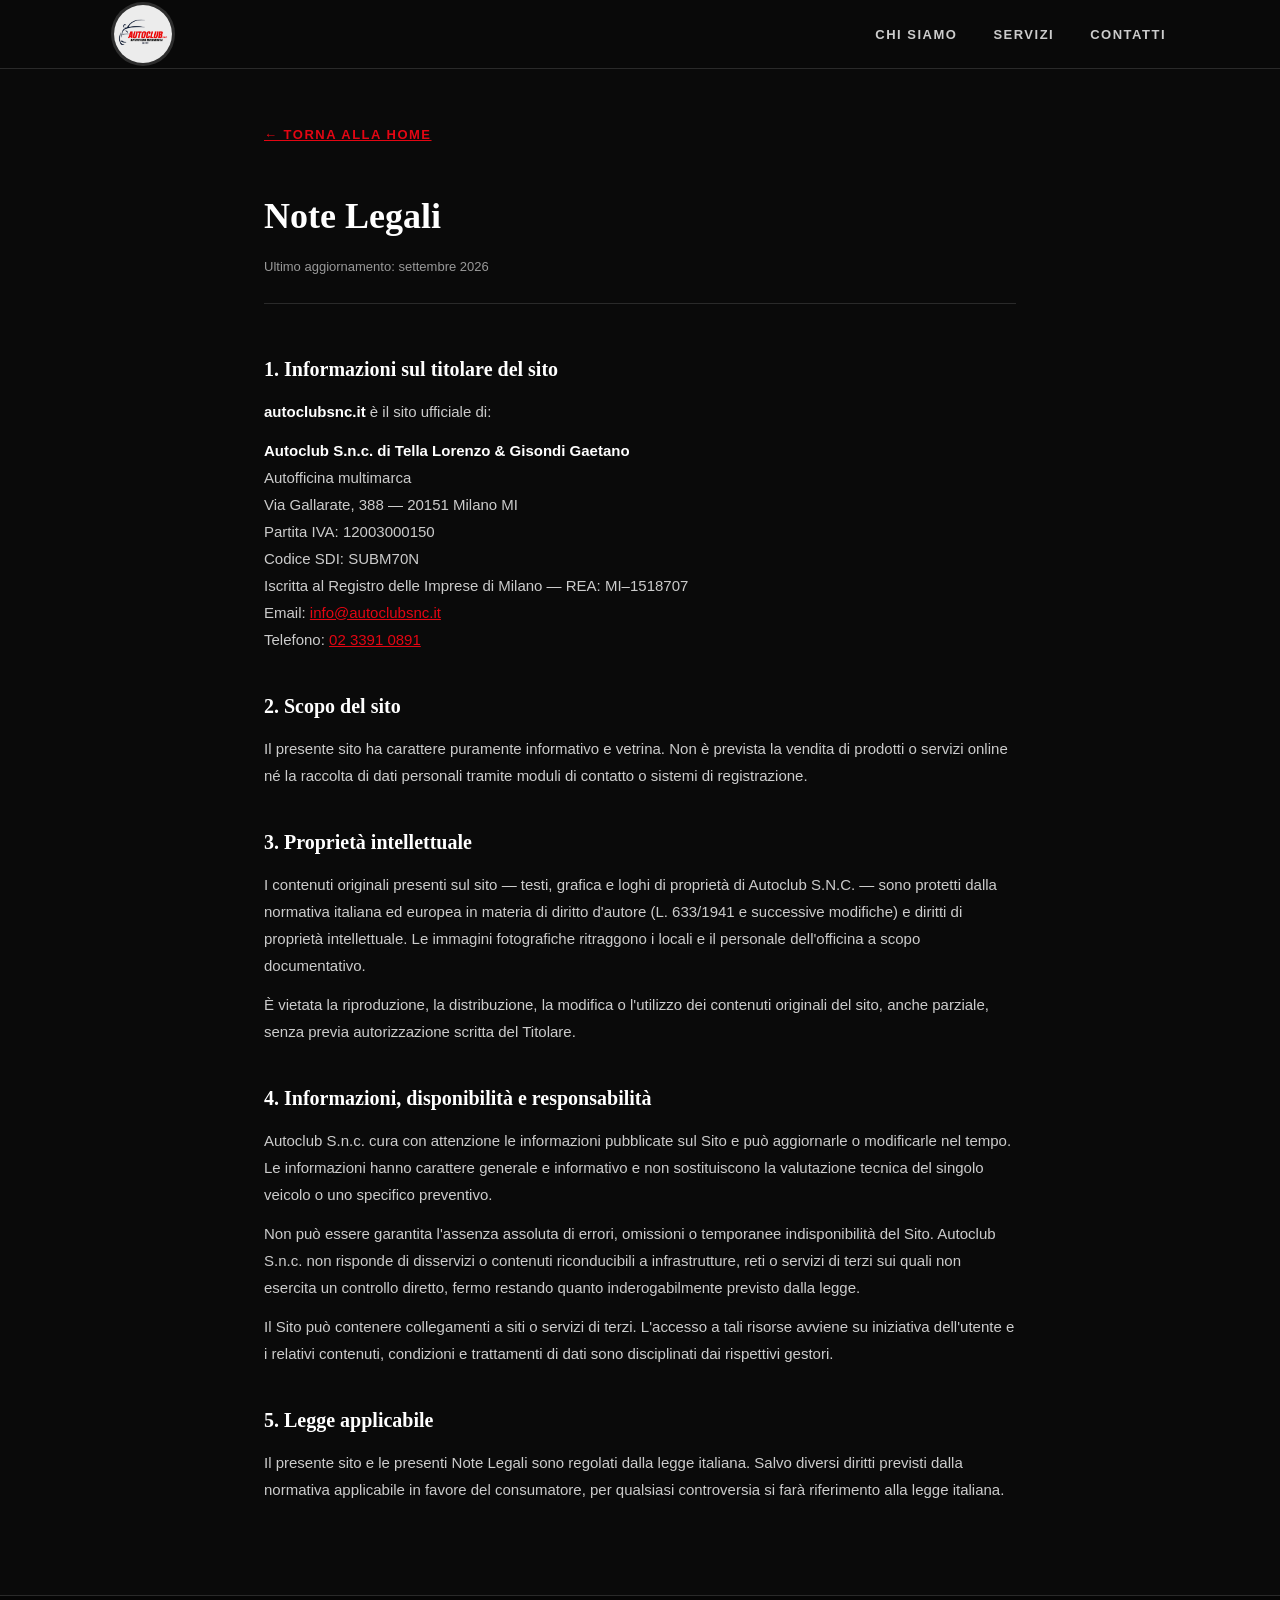
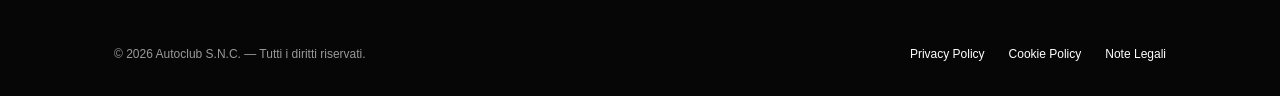
<file: note-legali.html>
<!DOCTYPE html>
<html lang="it">
<head>
  <meta charset="UTF-8">
  <meta name="viewport" content="width=device-width, initial-scale=1.0">
  <meta name="robots" content="noindex, follow">
  <title>Note Legali — Autoclub S.N.C.</title>
  <link rel="stylesheet" href="assets/style.css">
  <link rel="icon" type="image/png" href="favicon.png">
  <link rel="canonical" href="https://autoclubsnc.it/note-legali.html">
</head>
<body>

<nav id="navbar">
  <div class="container nav-inner">
    <a href="index.html" class="nav-logo" aria-label="Torna alla Home">
      <img src="logo.webp" alt="Autoclub SNC Logo">
    </a>
    <ul class="nav-links" id="navLinks">
      <li><a href="index.html#chi-siamo">Chi Siamo</a></li>
      <li><a href="index.html#servizi">Servizi</a></li>
      <li><a href="index.html#contatti">Contatti</a></li>
    </ul>
    <button class="nav-toggle" id="navToggle" aria-label="Apri menu" aria-expanded="false">
      <span></span><span></span><span></span>
    </button>
  </div>
</nav>

<main class="policy-page">
  <div class="container" style="max-width:800px">

    <a href="index.html" class="back-link">&#8592; Torna alla Home</a>

    <h1>Note Legali</h1>
    <p class="updated">Ultimo aggiornamento: settembre 2026</p>

    <h2>1. Informazioni sul titolare del sito</h2>

    <p>
      <strong>autoclubsnc.it</strong> è il sito ufficiale di:
    </p>

    <p>
      <strong>Autoclub S.n.c. di Tella Lorenzo &amp; Gisondi Gaetano</strong><br>
      Autofficina multimarca<br>
      Via Gallarate, 388 — 20151 Milano MI<br>
      Partita IVA: 12003000150<br>
      Codice SDI: SUBM70N<br>
      Iscritta al Registro delle Imprese di Milano — REA: MI–1518707<br>
      Email: <a href="mailto:info@autoclubsnc.it">info@autoclubsnc.it</a><br>
      Telefono: <a href="tel:0233910891">02 3391 0891</a>
    </p>

    <h2>2. Scopo del sito</h2>
    <p>
      Il presente sito ha carattere puramente informativo e vetrina. Non è prevista la
      vendita di prodotti o servizi online né la raccolta di dati personali tramite moduli
      di contatto o sistemi di registrazione.
    </p>

    <h2>3. Proprietà intellettuale</h2>
    <p>
      I contenuti originali presenti sul sito — testi, grafica e loghi di proprietà di Autoclub S.N.C. —
      sono protetti dalla normativa italiana ed europea in materia di diritto d'autore
      (L. 633/1941 e successive modifiche) e diritti di proprietà intellettuale.
      Le immagini fotografiche ritraggono i locali e il personale dell'officina a scopo documentativo.
    </p>
    <p>
      È vietata la riproduzione, la distribuzione, la modifica o l'utilizzo dei contenuti originali
      del sito, anche parziale, senza previa autorizzazione scritta del Titolare.
    </p>

    <h2>4. Informazioni, disponibilità e responsabilità</h2>

    <p>
      Autoclub S.n.c. cura con attenzione le informazioni pubblicate sul Sito
      e può aggiornarle o modificarle nel tempo. Le informazioni hanno carattere
      generale e informativo e non sostituiscono la valutazione tecnica del singolo
      veicolo o uno specifico preventivo.
    </p>

    <p>
      Non può essere garantita l'assenza assoluta di errori, omissioni o temporanee
      indisponibilità del Sito. Autoclub S.n.c. non risponde di disservizi o contenuti
      riconducibili a infrastrutture, reti o servizi di terzi sui quali non esercita
      un controllo diretto, fermo restando quanto inderogabilmente previsto dalla legge.
    </p>

    <p>
      Il Sito può contenere collegamenti a siti o servizi di terzi.
      L'accesso a tali risorse avviene su iniziativa dell'utente e i relativi
      contenuti, condizioni e trattamenti di dati sono disciplinati dai rispettivi
      gestori.
    </p>

    <h2>5. Legge applicabile</h2>
    <p>
      Il presente sito e le presenti Note Legali sono regolati dalla legge italiana.
      Salvo diversi diritti previsti dalla normativa applicabile in favore del consumatore,
      per qualsiasi controversia si farà riferimento alla legge italiana.
    </p>

  </div>
</main>

<footer id="footer">
  <div class="container">
    <div class="footer-bottom" style="border-top:none; padding-top:0">
      <p class="footer-copy">&copy; 2026 Autoclub S.N.C. — Tutti i diritti riservati.</p>
      <nav class="footer-links">
        <a href="privacy.html">Privacy Policy</a>
        <a href="cookie.html">Cookie Policy</a>
        <a href="note-legali.html">Note Legali</a>
      </nav>
    </div>
  </div>
</footer>

<script>
  const toggle = document.getElementById('navToggle');
  const navLinks = document.getElementById('navLinks');
  toggle.addEventListener('click', () => {
    const open = navLinks.classList.toggle('open');
    toggle.setAttribute('aria-expanded', open);
  });
</script>
</body>
</html>
</file>
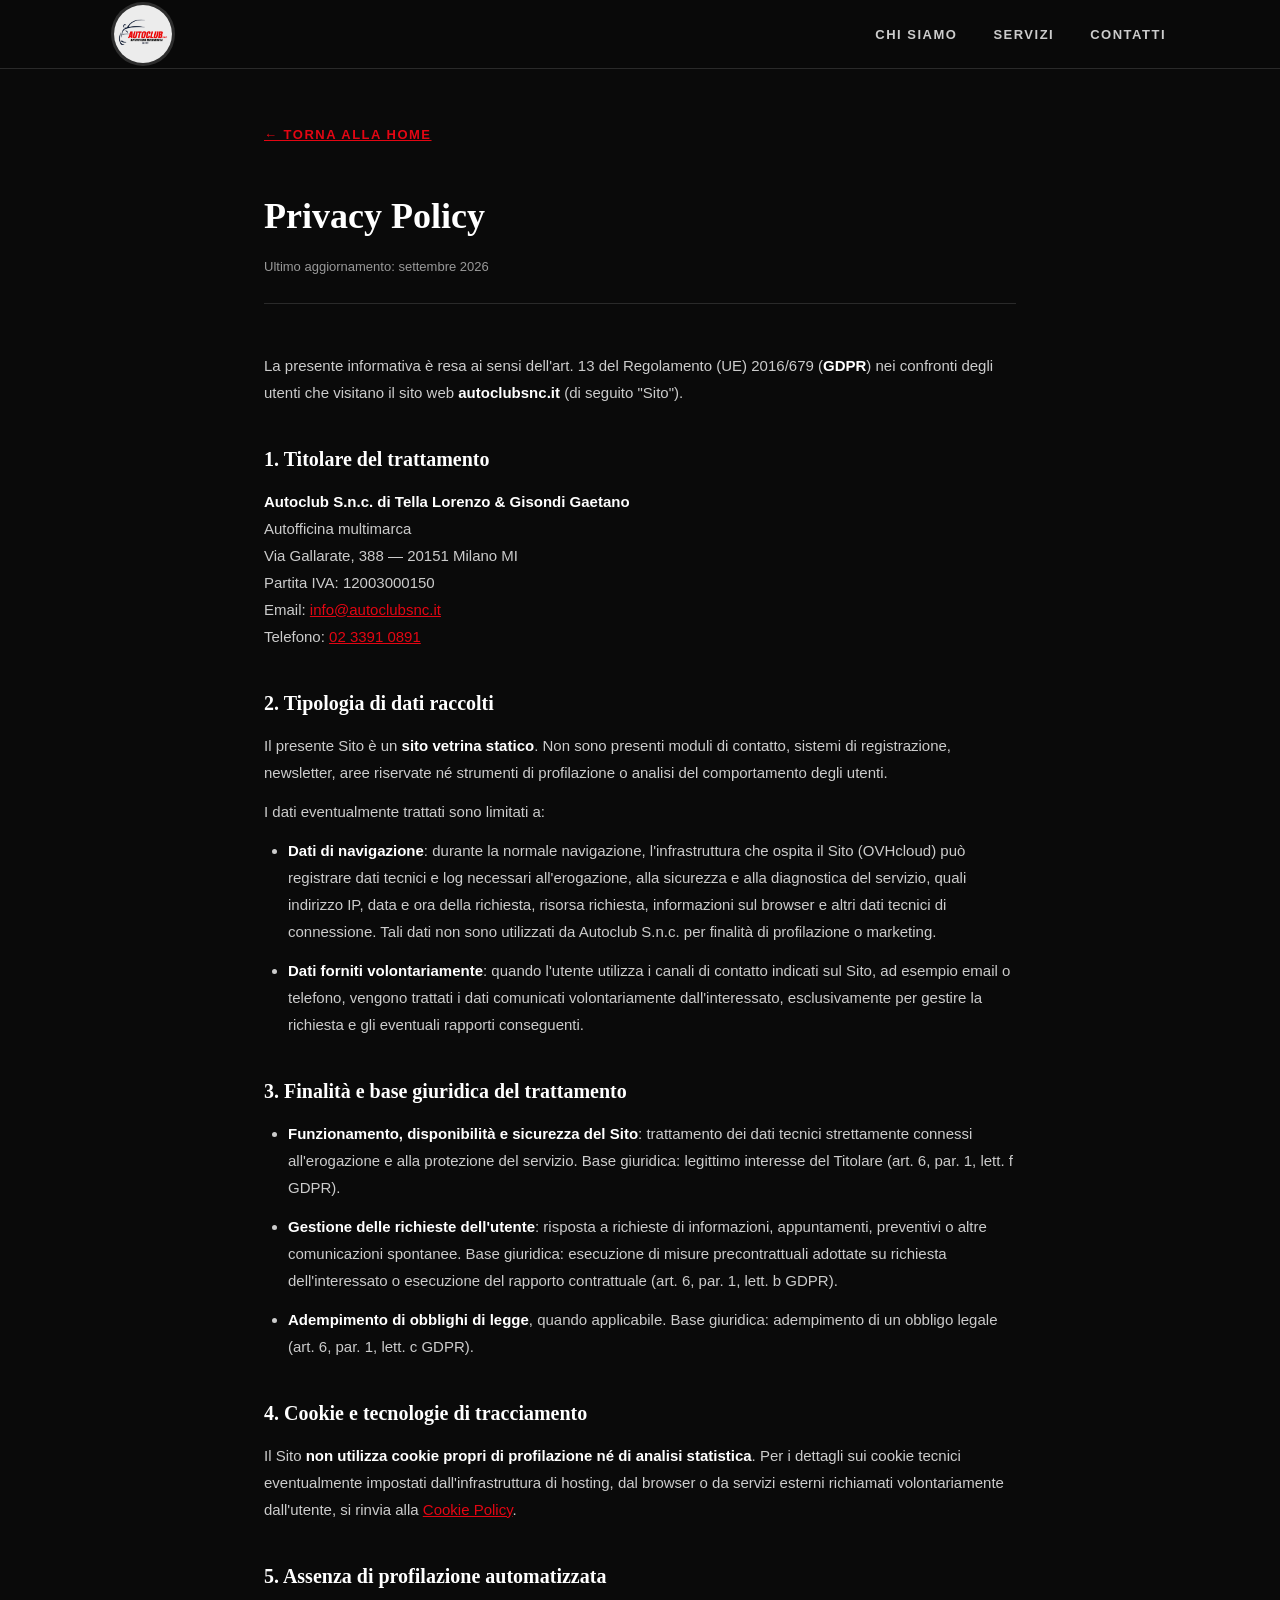
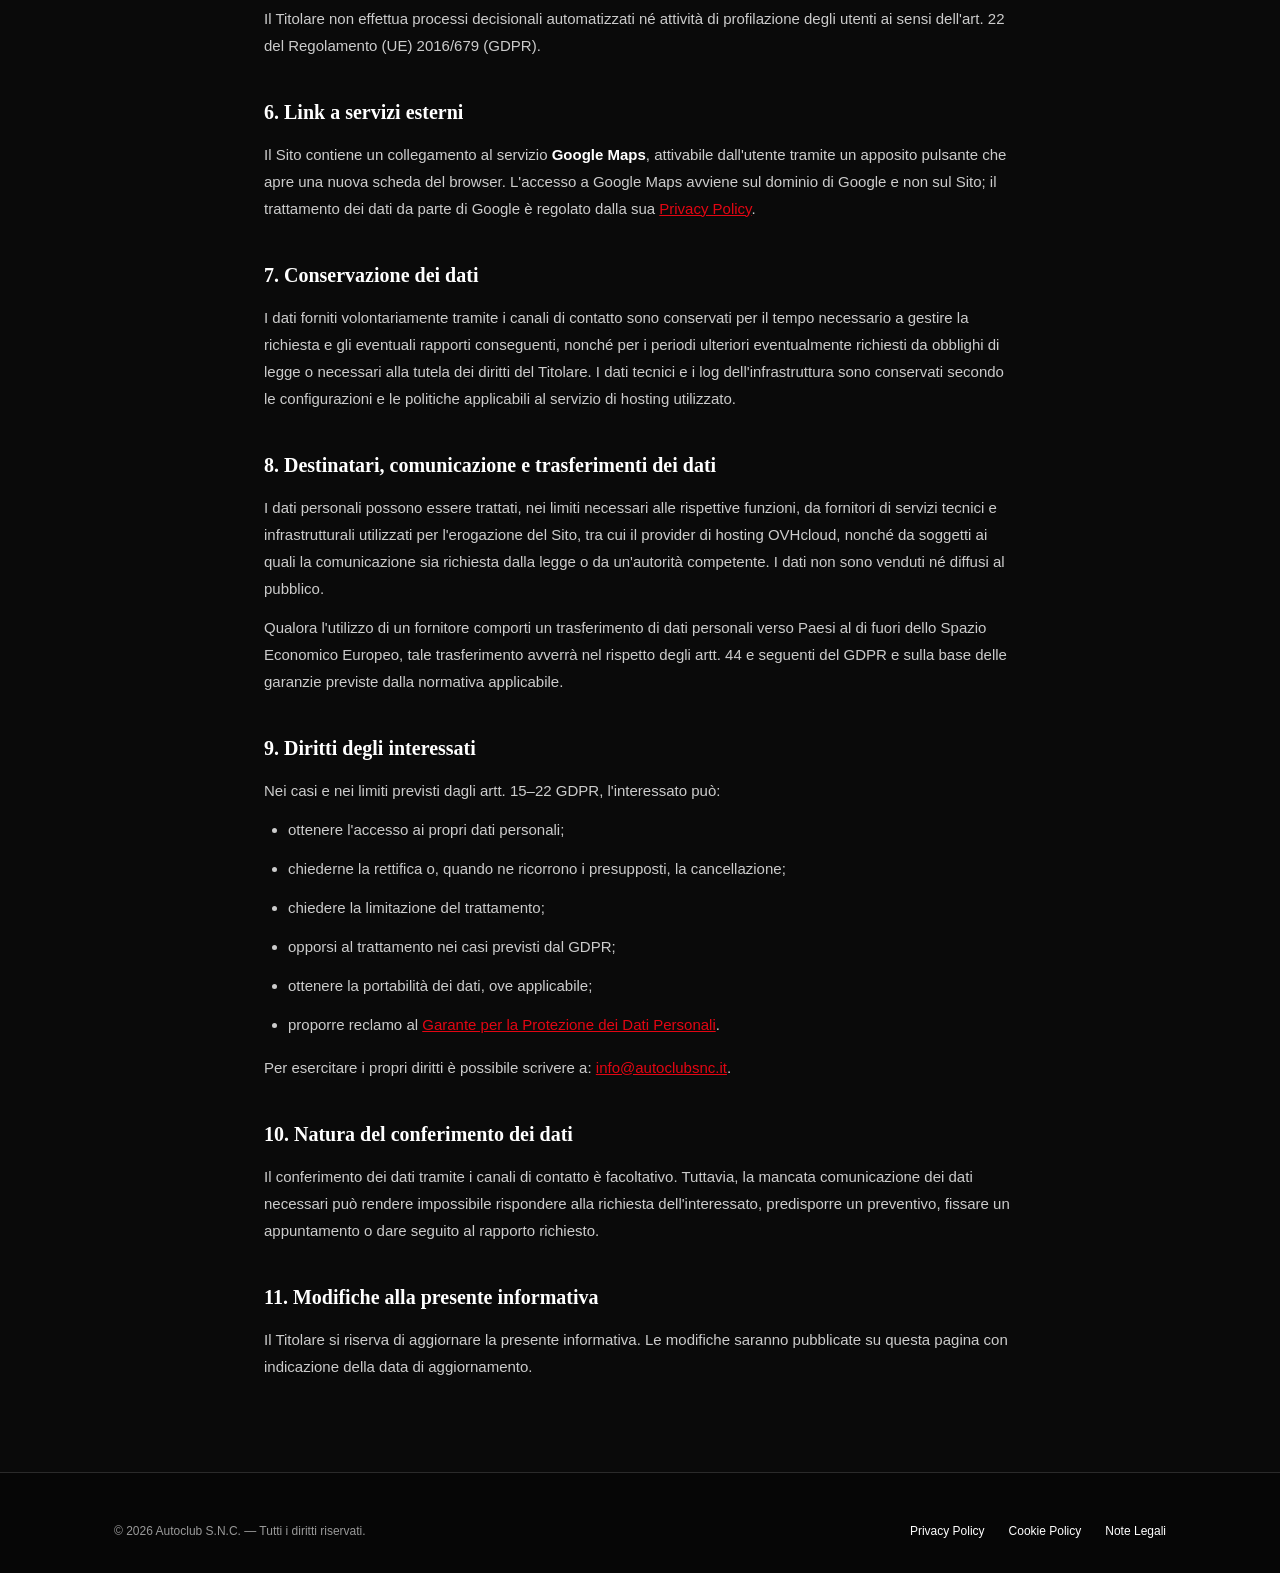
<file: privacy.html>
<!DOCTYPE html>
<html lang="it">
<head>
  <meta charset="UTF-8">
  <meta name="viewport" content="width=device-width, initial-scale=1.0">
  <meta name="robots" content="noindex, follow">
  <title>Privacy Policy — Autoclub S.N.C.</title>
  <link rel="stylesheet" href="assets/style.css">
  <link rel="icon" type="image/png" href="favicon.png">
  <link rel="canonical" href="https://autoclubsnc.it/privacy.html">
</head>
<body>

<nav id="navbar">
  <div class="container nav-inner">
    <a href="index.html" class="nav-logo" aria-label="Torna alla Home">
      <img src="logo.webp" alt="Autoclub SNC Logo">
    </a>
    <ul class="nav-links" id="navLinks">
      <li><a href="index.html#chi-siamo">Chi Siamo</a></li>
      <li><a href="index.html#servizi">Servizi</a></li>
      <li><a href="index.html#contatti">Contatti</a></li>
    </ul>
    <button class="nav-toggle" id="navToggle" aria-label="Apri menu" aria-expanded="false">
      <span></span><span></span><span></span>
    </button>
  </div>
</nav>

<main class="policy-page">
  <div class="container" style="max-width:800px">

    <a href="index.html" class="back-link">&#8592; Torna alla Home</a>

    <h1>Privacy Policy</h1>
    <p class="updated">Ultimo aggiornamento: settembre 2026</p>

    <p>
      La presente informativa è resa ai sensi dell'art. 13 del Regolamento (UE) 2016/679
      (<strong>GDPR</strong>) nei confronti degli utenti che visitano il sito web
      <strong>autoclubsnc.it</strong> (di seguito "Sito").
    </p>

    <h2>1. Titolare del trattamento</h2>
    <p>
      <strong>Autoclub S.n.c. di Tella Lorenzo &amp; Gisondi Gaetano</strong><br>
      Autofficina multimarca<br>
      Via Gallarate, 388 — 20151 Milano MI<br>
      Partita IVA: 12003000150<br>
      Email: <a href="mailto:info@autoclubsnc.it">info@autoclubsnc.it</a><br>
      Telefono: <a href="tel:0233910891">02 3391 0891</a>
    </p>

    <h2>2. Tipologia di dati raccolti</h2>
    <p>
      Il presente Sito è un <strong>sito vetrina statico</strong>. Non sono presenti moduli di
      contatto, sistemi di registrazione, newsletter, aree riservate né strumenti di profilazione
      o analisi del comportamento degli utenti.
    </p>
    <p>
      I dati eventualmente trattati sono limitati a:
    </p>
    <ul>
      <li>
        <strong>Dati di navigazione</strong>: durante la normale navigazione,
        l'infrastruttura che ospita il Sito (OVHcloud) può registrare dati tecnici
        e log necessari all'erogazione, alla sicurezza e alla diagnostica del servizio,
        quali indirizzo IP, data e ora della richiesta, risorsa richiesta, informazioni
        sul browser e altri dati tecnici di connessione. Tali dati non sono utilizzati
        da Autoclub S.n.c. per finalità di profilazione o marketing.
      </li>
      <li>
        <strong>Dati forniti volontariamente</strong>: quando l'utente utilizza
        i canali di contatto indicati sul Sito, ad esempio email o telefono,
        vengono trattati i dati comunicati volontariamente dall'interessato,
        esclusivamente per gestire la richiesta e gli eventuali rapporti conseguenti.
      </li>
    </ul>

    <h2>3. Finalità e base giuridica del trattamento</h2>

    <ul>
      <li>
        <strong>Funzionamento, disponibilità e sicurezza del Sito</strong>:
        trattamento dei dati tecnici strettamente connessi all'erogazione e alla
        protezione del servizio. Base giuridica: legittimo interesse del Titolare
        (art. 6, par. 1, lett. f GDPR).
      </li>
      <li>
        <strong>Gestione delle richieste dell'utente</strong>: risposta a richieste
        di informazioni, appuntamenti, preventivi o altre comunicazioni spontanee.
        Base giuridica: esecuzione di misure precontrattuali adottate su richiesta
        dell'interessato o esecuzione del rapporto contrattuale
        (art. 6, par. 1, lett. b GDPR).
      </li>
      <li>
        <strong>Adempimento di obblighi di legge</strong>, quando applicabile.
        Base giuridica: adempimento di un obbligo legale
        (art. 6, par. 1, lett. c GDPR).
      </li>
    </ul>

    <h2>4. Cookie e tecnologie di tracciamento</h2>
    <p>
      Il Sito <strong>non utilizza cookie propri di profilazione né di analisi statistica</strong>.
      Per i dettagli sui cookie tecnici eventualmente impostati dall'infrastruttura di hosting,
      dal browser o da servizi esterni richiamati volontariamente dall'utente, si rinvia alla
      <a href="cookie.html">Cookie Policy</a>.
    </p>

    <h2>5. Assenza di profilazione automatizzata</h2>
    <p>
      Il Titolare non effettua processi decisionali automatizzati né attività di profilazione
      degli utenti ai sensi dell'art. 22 del Regolamento (UE) 2016/679 (GDPR).
    </p>

    <h2>6. Link a servizi esterni</h2>
    <p>
      Il Sito contiene un collegamento al servizio <strong>Google Maps</strong>, attivabile
      dall'utente tramite un apposito pulsante che apre una nuova scheda del browser. L'accesso
      a Google Maps avviene sul dominio di Google e non sul Sito; il trattamento dei dati da parte
      di Google è regolato dalla sua
      <a href="https://policies.google.com/privacy" target="_blank" rel="noopener noreferrer">
        Privacy Policy</a>.
    </p>

    <h2>7. Conservazione dei dati</h2>

    <p>
      I dati forniti volontariamente tramite i canali di contatto sono conservati
      per il tempo necessario a gestire la richiesta e gli eventuali rapporti
      conseguenti, nonché per i periodi ulteriori eventualmente richiesti da obblighi
      di legge o necessari alla tutela dei diritti del Titolare.
      I dati tecnici e i log dell'infrastruttura sono conservati secondo le
      configurazioni e le politiche applicabili al servizio di hosting utilizzato.
    </p>

    <h2>8. Destinatari, comunicazione e trasferimenti dei dati</h2>

    <p>
      I dati personali possono essere trattati, nei limiti necessari alle rispettive
      funzioni, da fornitori di servizi tecnici e infrastrutturali utilizzati per
      l'erogazione del Sito, tra cui il provider di hosting OVHcloud, nonché da
      soggetti ai quali la comunicazione sia richiesta dalla legge o da un'autorità
      competente. I dati non sono venduti né diffusi al pubblico.
    </p>

    <p>
      Qualora l'utilizzo di un fornitore comporti un trasferimento di dati personali
      verso Paesi al di fuori dello Spazio Economico Europeo, tale trasferimento
      avverrà nel rispetto degli artt. 44 e seguenti del GDPR e sulla base delle
      garanzie previste dalla normativa applicabile.
    </p>

    <h2>9. Diritti degli interessati</h2>

    <p>
      Nei casi e nei limiti previsti dagli artt. 15–22 GDPR, l'interessato può:
    </p>

    <ul>
      <li>ottenere l'accesso ai propri dati personali;</li>
      <li>chiederne la rettifica o, quando ne ricorrono i presupposti, la cancellazione;</li>
      <li>chiedere la limitazione del trattamento;</li>
      <li>opporsi al trattamento nei casi previsti dal GDPR;</li>
      <li>ottenere la portabilità dei dati, ove applicabile;</li>
      <li>
        proporre reclamo al
        <a href="https://www.garanteprivacy.it"
           target="_blank"
           rel="noopener noreferrer">Garante per la Protezione dei Dati Personali</a>.
      </li>
    </ul>

    <p>
      Per esercitare i propri diritti è possibile scrivere a:
      <a href="mailto:info@autoclubsnc.it">info@autoclubsnc.it</a>.
    </p>

    <h2>10. Natura del conferimento dei dati</h2>

    <p>
      Il conferimento dei dati tramite i canali di contatto è facoltativo.
      Tuttavia, la mancata comunicazione dei dati necessari può rendere impossibile
      rispondere alla richiesta dell'interessato, predisporre un preventivo,
      fissare un appuntamento o dare seguito al rapporto richiesto.
    </p>

    <h2>11. Modifiche alla presente informativa</h2>
    <p>
      Il Titolare si riserva di aggiornare la presente informativa. Le modifiche saranno pubblicate
      su questa pagina con indicazione della data di aggiornamento.
    </p>

  </div>
</main>

<footer id="footer">
  <div class="container">
    <div class="footer-bottom" style="border-top:none; padding-top:0">
      <p class="footer-copy">&copy; 2026 Autoclub S.N.C. — Tutti i diritti riservati.</p>
      <nav class="footer-links">
        <a href="privacy.html">Privacy Policy</a>
        <a href="cookie.html">Cookie Policy</a>
        <a href="note-legali.html">Note Legali</a>
      </nav>
    </div>
  </div>
</footer>

<script>
  const toggle = document.getElementById('navToggle');
  const navLinks = document.getElementById('navLinks');
  toggle.addEventListener('click', () => {
    const open = navLinks.classList.toggle('open');
    toggle.setAttribute('aria-expanded', open);
  });
</script>
</body>
</html>
</file>
<file: assets/style.css>
/* ============================================================
   AUTOCLUB SNC — Stylesheet
   Palette: #0a0a0a (bg), #E30613 (rosso), #ffffff (testo)
   ============================================================ */

/* ---------- Reset & Base ---------- */
*, *::before, *::after { box-sizing: border-box; margin: 0; padding: 0; }

:root {
  --red:      #E30613;
  --red-dark: #b50010;
  --black:    #0a0a0a;
  --dark:     #111111;
  --card:     #181818;
  --border:   #2a2a2a;
  --white:    #ffffff;
  --gray:     #999999;
  --light:    #cccccc;
  --font-head: 'Georgia', 'Times New Roman', serif;
  --font-body: 'Trebuchet MS', 'Segoe UI', sans-serif;
  --radius:   4px;
  --shadow:   0 4px 24px rgba(0,0,0,0.5);
}

html { scroll-behavior: smooth; }

body {
  background: var(--black);
  color: var(--white);
  font-family: var(--font-body);
  font-size: 16px;
  line-height: 1.7;
  -webkit-font-smoothing: antialiased;
}

img { max-width: 100%; display: block; }
a { color: inherit; text-decoration: none; }

/* ---------- Utility ---------- */
.container {
  max-width: 1100px;
  margin: 0 auto;
  padding: 0 24px;
}

.section {
  padding: 88px 0;
}

.section-label {
  display: inline-block;
  font-size: 11px;
  font-weight: 700;
  letter-spacing: 3px;
  text-transform: uppercase;
  color: var(--red);
  margin-bottom: 16px;
}

.section-title {
  font-family: var(--font-head);
  font-size: clamp(28px, 4vw, 44px);
  font-weight: 700;
  line-height: 1.15;
  color: var(--white);
  margin-bottom: 20px;
}

.section-sub {
  font-size: 17px;
  color: var(--light);
  max-width: 620px;
  line-height: 1.75;
}

/* Dropdown chiama ora */
.btn-dropdown-wrap {
  position: relative;
  display: inline-block;
}

.btn-dropdown-toggle {
  cursor: pointer;
  border: none;
  font-family: var(--font-body);
}

.btn-dropdown-menu {
  display: none;
  position: absolute;
  top: calc(100% + 8px);
  left: 0;
  min-width: 220px;
  background: var(--dark);
  border: 1px solid var(--border);
  border-radius: var(--radius);
  overflow: hidden;
  z-index: 100;
  box-shadow: var(--shadow);
}

.btn-dropdown-menu.open {
  display: block;
}

.btn-dropdown-menu a {
  display: flex;
  align-items: center;
  gap: 10px;
  padding: 14px 18px;
  font-size: 13px;
  font-weight: 600;
  color: var(--light);
  border-bottom: 1px solid var(--border);
  transition: background 0.2s, color 0.2s;
}

.btn-dropdown-menu a:last-child { border-bottom: none; }

.btn-dropdown-menu a span {
  color: var(--gray);
  font-weight: 400;
}

.btn-dropdown-menu a:hover {
  background: var(--card);
  color: var(--white);
}

/* Contatti grid 2x2 */
.contatti-grid-4 {
  grid-template-columns: repeat(2, 1fr);
}

/* Footer testi bianchi */
.nav-social-item {
  display: flex;
  align-items: center;
  gap: 12px;
  margin-left: 8px;
  padding-left: 20px;
  border-left: 1px solid var(--border);
}

.nav-social-link {
  color: var(--gray);
  transition: color 0.2s;
  display: flex;
  align-items: center;
}

.nav-social-link:hover { color: var(--white); }

/* 4-col contacts grid */
.contatti-grid-4 {
  grid-template-columns: repeat(4, 1fr);
}

/* Footer social icons */
.footer-social {
  display: flex;
  gap: 16px;
  margin-top: 16px;
}

.footer-social-link {
  color: var(--gray);
  transition: color 0.2s, transform 0.2s;
  display: flex;
  align-items: center;
}

.footer-social-link:hover {
  color: var(--white);
  transform: translateY(-2px);
}

/* ---------- Navbar ---------- */
#navbar {
  position: fixed;
  top: 0; left: 0; right: 0;
  z-index: 1000;
  background: rgba(10,10,10,0.92);
  backdrop-filter: blur(12px);
  -webkit-backdrop-filter: blur(12px);
  border-bottom: 1px solid var(--border);
  transition: background 0.3s;
}

.nav-inner {
  display: flex;
  align-items: center;
  justify-content: space-between;
  height: 68px;
}

.nav-logo img {
  height: 58px;
  width: auto;
  border-radius: 50%;
  background: rgba(255,255,255,0.92);
  padding: 4px;
  box-shadow: 0 0 0 3px rgba(255,255,255,0.15);
}

.nav-links {
  display: flex;
  gap: 36px;
  list-style: none;
}

.nav-links a {
  font-size: 13px;
  font-weight: 600;
  letter-spacing: 1.5px;
  text-transform: uppercase;
  color: var(--light);
  transition: color 0.2s;
  position: relative;
  padding-bottom: 4px;
}

.nav-links a::after {
  content: '';
  position: absolute;
  bottom: 0; left: 0;
  width: 0; height: 2px;
  background: var(--red);
  transition: width 0.25s;
}

.nav-links a:hover,
.nav-links a.active {
  color: var(--white);
}

.nav-links a:hover::after,
.nav-links a.active::after {
  width: 100%;
}

/* CTA button */
.btn {
  display: inline-block;
  padding: 12px 28px;
  font-size: 13px;
  font-weight: 700;
  letter-spacing: 1.5px;
  text-transform: uppercase;
  border-radius: var(--radius);
  transition: background 0.2s, color 0.2s, transform 0.15s;
  cursor: pointer;
}

.btn-red {
  background: var(--red);
  color: var(--white);
  border: 2px solid var(--red);
}

.btn-red:hover {
  background: var(--red-dark);
  border-color: var(--red-dark);
  transform: translateY(-1px);
}

.btn-maps {
  background: transparent;
  color: #E8720C;
  border: 2px solid #E8720C;
}

.btn-maps:hover {
  background: #E8720C;
  color: var(--white);
  transform: translateY(-1px);
}

.btn-outline {
  background: transparent;
  color: var(--white);
  border: 2px solid var(--white);
}

.btn-outline:hover {
  background: var(--white);
  color: var(--black);
  transform: translateY(-1px);
}

/* Hamburger */
.nav-toggle {
  display: none;
  flex-direction: column;
  gap: 5px;
  background: none;
  border: none;
  cursor: pointer;
  padding: 4px;
}

.nav-toggle span {
  display: block;
  width: 26px;
  height: 2px;
  background: var(--white);
  border-radius: 2px;
  transition: transform 0.3s, opacity 0.3s;
}

/* ---------- Hero ---------- */
#hero {
  position: relative;
  min-height: 100vh;
  display: flex;
  align-items: center;
  overflow: hidden;
  background: var(--black);
}

.hero-bg {
  position: absolute;
  inset: 0;
  background-image: url('../officina1.webp');
  background-size: cover;
  background-position: center;
  opacity: 0.42;
  filter: grayscale(30%);
}

.hero-bg::after {
  content: '';
  position: absolute;
  inset: 0;
  background: linear-gradient(135deg, rgba(10,10,10,0.85) 50%, rgba(227,6,19,0.12) 100%);
}

.hero-content {
  position: relative;
  z-index: 1;
  padding-top: 40px;
  max-width: 800px;
}

.hero-logo-main {
  margin-bottom: 24px;
}

.hero-logo-main img {
  height: auto;
  width: clamp(320px, 52vw, 620px);
  display: block;
}

.hero-tag {
  display: inline-flex;
  align-items: center;
  gap: 10px;
  font-size: 11px;
  font-weight: 700;
  letter-spacing: 3px;
  text-transform: uppercase;
  color: var(--red);
  margin-bottom: 24px;
}

.hero-tag::before {
  content: '';
  display: block;
  width: 32px;
  height: 2px;
  background: var(--red);
}

.hero-title {
  font-family: var(--font-head);
  font-size: clamp(36px, 6vw, 72px);
  font-weight: 700;
  line-height: 1.08;
  color: var(--white);
  margin-bottom: 24px;
}

.hero-title em {
  font-style: normal;
  color: var(--red);
}

.hero-sub {
  font-size: 18px;
  color: var(--light);
  max-width: 520px;
  line-height: 1.75;
  margin-bottom: 40px;
}

.hero-actions {
  display: flex;
  gap: 16px;
  flex-wrap: wrap;
}

.hero-strip {
  position: absolute;
  bottom: 0; left: 0; right: 0;
  height: 4px;
  background: var(--red);
}

/* ---------- Stats bar ---------- */
.stats-bar {
  background: var(--dark);
  border-top: 1px solid var(--border);
  border-bottom: 1px solid var(--border);
  padding: 36px 0;
}

.stats-grid {
  display: grid;
  grid-template-columns: repeat(4, 1fr);
  gap: 0;
}

.stat-item {
  text-align: center;
  padding: 0 24px;
  border-right: 1px solid var(--border);
}

.stat-item:last-child { border-right: none; }

.stat-number {
  font-family: var(--font-head);
  font-size: 38px;
  font-weight: 700;
  color: var(--red);
  line-height: 1;
  margin-bottom: 6px;
}

.stat-label {
  font-size: 12px;
  font-weight: 600;
  letter-spacing: 1.5px;
  text-transform: uppercase;
  color: var(--gray);
}

/* Cornici rosse decorative */
.officina-img {
  position: relative;
}

.officina-img::before {
  content: '';
  position: absolute;
  top: -12px; left: -12px;
  width: 80px; height: 80px;
  border-top: 3px solid var(--red);
  border-left: 3px solid var(--red);
  border-radius: 2px 0 0 0;
  z-index: 1;
}

.officina-img::after {
  content: '';
  position: absolute;
  bottom: -12px; right: -12px;
  width: 80px; height: 80px;
  border-bottom: 3px solid var(--red);
  border-right: 3px solid var(--red);
  border-radius: 0 0 2px 0;
}

.servizi-grid-wrap {
  position: relative;
}

.servizi-grid-wrap::before {
  content: '';
  position: absolute;
  top: -12px; left: -12px;
  width: 80px; height: 80px;
  border-top: 3px solid var(--red);
  border-left: 3px solid var(--red);
  z-index: 1;
}

.servizi-grid-wrap::after {
  content: '';
  position: absolute;
  bottom: -12px; right: -12px;
  width: 80px; height: 80px;
  border-bottom: 3px solid var(--red);
  border-right: 3px solid var(--red);
}

.contatti-grid-wrap {
  position: relative;
}

.contatti-grid-wrap::before {
  content: '';
  position: absolute;
  top: -12px; left: -12px;
  width: 80px; height: 80px;
  border-top: 3px solid var(--red);
  border-left: 3px solid var(--red);
  z-index: 1;
}

.contatti-grid-wrap::after {
  content: '';
  position: absolute;
  bottom: -12px; right: -12px;
  width: 80px; height: 80px;
  border-bottom: 3px solid var(--red);
  border-right: 3px solid var(--red);
}

/* ---------- Chi Siamo ---------- */
#chi-siamo {
  background: var(--black);
}

.chi-grid {
  display: grid;
  grid-template-columns: 1fr 1fr;
  gap: 72px;
  align-items: center;
}

.chi-img {
  position: relative;
}

.chi-img img {
  width: 100%;
  border-radius: var(--radius);
  object-fit: cover;
  max-height: 480px;
}

.chi-img::before {
  content: '';
  position: absolute;
  top: -12px; left: -12px;
  width: 80px; height: 80px;
  border-top: 3px solid var(--red);
  border-left: 3px solid var(--red);
  border-radius: 2px 0 0 0;
  z-index: 1;
}

.chi-img::after {
  content: '';
  position: absolute;
  bottom: -12px; right: -12px;
  width: 80px; height: 80px;
  border-bottom: 3px solid var(--red);
  border-right: 3px solid var(--red);
  border-radius: 0 0 2px 0;
}

.chi-text p {
  color: var(--light);
  margin-bottom: 16px;
  font-size: 16px;
}

.chi-highlights {
  margin-top: 32px;
  display: flex;
  flex-direction: column;
  gap: 12px;
}

.chi-highlight {
  display: flex;
  align-items: flex-start;
  gap: 12px;
  padding: 14px 16px;
  background: var(--card);
  border-left: 3px solid var(--red);
  border-radius: 0 var(--radius) var(--radius) 0;
}

.chi-highlight svg {
  flex-shrink: 0;
  margin-top: 2px;
}

.chi-highlight strong {
  display: block;
  color: var(--white);
  font-size: 14px;
  margin-bottom: 2px;
}

.chi-highlight span {
  font-size: 13px;
  color: var(--gray);
}

/* ---------- Servizi ---------- */
#servizi {
  background: var(--dark);
}

.servizi-header {
  text-align: center;
  margin-bottom: 60px;
}

.servizi-header .section-sub {
  margin: 0 auto;
}

.servizi-grid {
  display: grid;
  grid-template-columns: repeat(4, 1fr);
  gap: 2px;
  background: var(--border);
  border-radius: var(--radius);
  overflow: hidden;
}

.servizio-card {
  background: var(--card);
  padding: 36px 24px;
  transition: background 0.25s;
  position: relative;
  overflow: hidden;
}

.servizio-card::before {
  content: '';
  position: absolute;
  top: 0; left: 0; right: 0;
  height: 3px;
  background: var(--red);
  transform: scaleX(0);
  transition: transform 0.3s;
}

.servizio-card:hover {
  background: #1f1f1f;
}

.servizio-card:hover::before {
  transform: scaleX(1);
}

.servizio-icon {
  width: 48px;
  height: 48px;
  margin-bottom: 20px;
  color: var(--red);
}

.servizio-title {
  font-family: var(--font-head);
  font-size: 17px;
  font-weight: 700;
  color: var(--white);
  margin-bottom: 10px;
  line-height: 1.3;
}

.servizio-desc {
  font-size: 14px;
  color: var(--gray);
  line-height: 1.65;
}

/* ---------- Officina (seconda sezione immagine) ---------- */
#officina {
  background: var(--black);
}

.officina-grid {
  display: grid;
  grid-template-columns: 1fr 1fr;
  gap: 72px;
  align-items: center;
}

.officina-img img {
  width: 100%;
  border-radius: var(--radius);
  object-fit: cover;
  max-height: 440px;
}

.officina-text .section-sub {
  margin-bottom: 32px;
}

.feature-list {
  display: flex;
  flex-direction: column;
  gap: 16px;
  margin-bottom: 40px;
}

.feature-item {
  display: flex;
  align-items: center;
  gap: 12px;
  font-size: 15px;
  color: var(--light);
}

.feature-dot {
  width: 8px;
  height: 8px;
  border-radius: 50%;
  background: var(--red);
  flex-shrink: 0;
}

/* ---------- Contatti ---------- */
#contatti {
  background: var(--dark);
}

.contatti-header {
  text-align: center;
  margin-bottom: 60px;
}

.contatti-grid {
  display: grid;
  grid-template-columns: repeat(2, 1fr);
  gap: 24px;
  margin-bottom: 48px;
}

.contatto-card {
  background: var(--card);
  border: 1px solid var(--border);
  border-radius: var(--radius);
  padding: 36px 28px;
  text-align: center;
  transition: border-color 0.25s, transform 0.2s;
}

.contatto-card:hover {
  border-color: var(--red);
  transform: translateY(-3px);
}

.contatto-icon {
  width: 48px;
  height: 48px;
  color: var(--red);
  margin: 0 auto 20px;
}

.contatto-label {
  font-size: 11px;
  font-weight: 700;
  letter-spacing: 2px;
  text-transform: uppercase;
  color: var(--gray);
  margin-bottom: 10px;
}

.contatto-value {
  font-family: var(--font-head);
  font-size: 18px;
  font-weight: 700;
  color: var(--white);
  line-height: 1.3;
}

.contatto-card a {
  color: var(--white);
  transition: color 0.2s;
}

.contatto-card a:hover {
  color: var(--red);
}

.orari-box {
  background: var(--card);
  border: 1px solid var(--border);
  border-radius: var(--radius);
  padding: 40px;
  max-width: 600px;
  margin: 0 auto;
}

.orari-box h3 {
  font-family: var(--font-head);
  font-size: 20px;
  color: var(--white);
  margin-bottom: 24px;
  text-align: center;
}

.orario-row {
  display: flex;
  justify-content: space-between;
  align-items: center;
  padding: 10px 0;
  border-bottom: 1px solid var(--border);
  font-size: 15px;
}

.orario-row:last-child { border-bottom: none; }

.orario-giorno { color: var(--light); font-weight: 600; }
.orario-ora { color: var(--gray); }
.orario-chiuso { color: var(--red); font-weight: 600; }

.maps-cta {
  text-align: center;
  margin-top: 48px;
}

.maps-cta p {
  color: var(--gray);
  font-size: 15px;
  margin-bottom: 20px;
}

/* ---------- Footer ---------- */
#footer {
  background: #060606;
  border-top: 1px solid var(--border);
  padding: 48px 0 32px;
}

.footer-top {
  display: flex;
  justify-content: space-between;
  align-items: flex-start;
  gap: 40px;
  margin-bottom: 40px;
  flex-wrap: wrap;
}

.footer-brand img {
  height: 44px;
  margin-bottom: 14px;
  border-radius: 50%;
  background: rgba(255,255,255,0.92);
  padding: 3px;
}

.footer-brand p {
  font-size: 13px;
  color: var(--gray);
  max-width: 280px;
  line-height: 1.6;
}

.footer-legal-info p {
  font-size: 13px;
  color: var(--gray);
  line-height: 1.8;
}

.footer-legal-info strong {
  color: var(--light);
}

.footer-bottom {
  border-top: 1px solid var(--border);
  padding-top: 24px;
  display: flex;
  justify-content: space-between;
  align-items: center;
  flex-wrap: wrap;
  gap: 16px;
}

.footer-copy {
  font-size: 12px;
  color: var(--gray);
}

.footer-links {
  display: flex;
  gap: 24px;
}

.footer-links a {
  font-size: 12px;
  color: var(--white);
  transition: color 0.2s;
}

.footer-links a:hover {
  color: var(--red);
}

/* ---------- Policy pages ---------- */
.policy-page {
  padding: 120px 0 80px;
  min-height: 100vh;
}

.policy-page h1 {
  font-family: var(--font-head);
  font-size: 36px;
  color: var(--white);
  margin-bottom: 8px;
}

.policy-page .updated {
  font-size: 13px;
  color: var(--gray);
  margin-bottom: 48px;
  padding-bottom: 24px;
  border-bottom: 1px solid var(--border);
}

.policy-page h2 {
  font-family: var(--font-head);
  font-size: 20px;
  color: var(--white);
  margin: 36px 0 12px;
}

.policy-page p,
.policy-page li {
  color: var(--light);
  font-size: 15px;
  line-height: 1.8;
  margin-bottom: 12px;
}

.policy-page ul {
  padding-left: 24px;
  margin-bottom: 16px;
}

.policy-page a {
  color: var(--red);
  text-decoration: underline;
}

.policy-page strong {
  color: var(--white);
}

.back-link {
  display: inline-flex;
  align-items: center;
  gap: 8px;
  font-size: 13px;
  font-weight: 700;
  letter-spacing: 1.5px;
  text-transform: uppercase;
  color: var(--gray);
  margin-bottom: 40px;
  transition: color 0.2s;
}

.back-link:hover { color: var(--red); }

/* ---------- Responsive ---------- */
@media (max-width: 900px) {
  .stats-grid { grid-template-columns: repeat(2, 1fr); }
  .stats-grid .stat-item:nth-child(2) { border-right: none; }
  .stats-grid .stat-item:nth-child(3) { border-top: 1px solid var(--border); }
  .chi-grid, .officina-grid { grid-template-columns: 1fr; gap: 40px; }
  .chi-img::before, .chi-img::after { display: none; }
  .servizi-grid { grid-template-columns: repeat(2, 1fr); }
  .contatti-grid { grid-template-columns: repeat(2, 1fr); }
  .contatti-grid-4 { grid-template-columns: repeat(2, 1fr); }
  .nav-social-item { display: none; }
  .footer-top { flex-direction: column; }
}

@media (max-width: 640px) {
  .section { padding: 60px 0; }
  .nav-links { display: none; flex-direction: column; gap: 0; position: fixed; top: 68px; left: 0; right: 0; background: var(--dark); border-bottom: 1px solid var(--border); padding: 16px 0; }
  .nav-links.open { display: flex; }
  .nav-links li { text-align: center; }
  .nav-links a { display: block; padding: 12px 24px; }
  .nav-toggle { display: flex; }
  .hero-actions { flex-direction: column; }
  .btn { text-align: center; }
  .contatti-grid,
  .contatti-grid-4 { grid-template-columns: 1fr; }
  .servizi-grid { grid-template-columns: 1fr; }
  .stats-grid { grid-template-columns: repeat(2, 1fr); }
  .footer-links { justify-content: center; flex-wrap: wrap; }
}

/* ---------- Scroll animations ---------- */
.fade-in {
  opacity: 0;
  transform: translateY(24px);
  transition: opacity 0.6s ease, transform 0.6s ease;
}

.fade-in.visible {
  opacity: 1;
  transform: translateY(0);
}
.klodex-credit {
  color: #d71920;
  font-weight: 700;
  text-decoration: none;
  letter-spacing: 0.04em;
}

.klodex-credit:hover,
.klodex-credit:focus-visible {
  color: #ff3b47;
}
</file>
